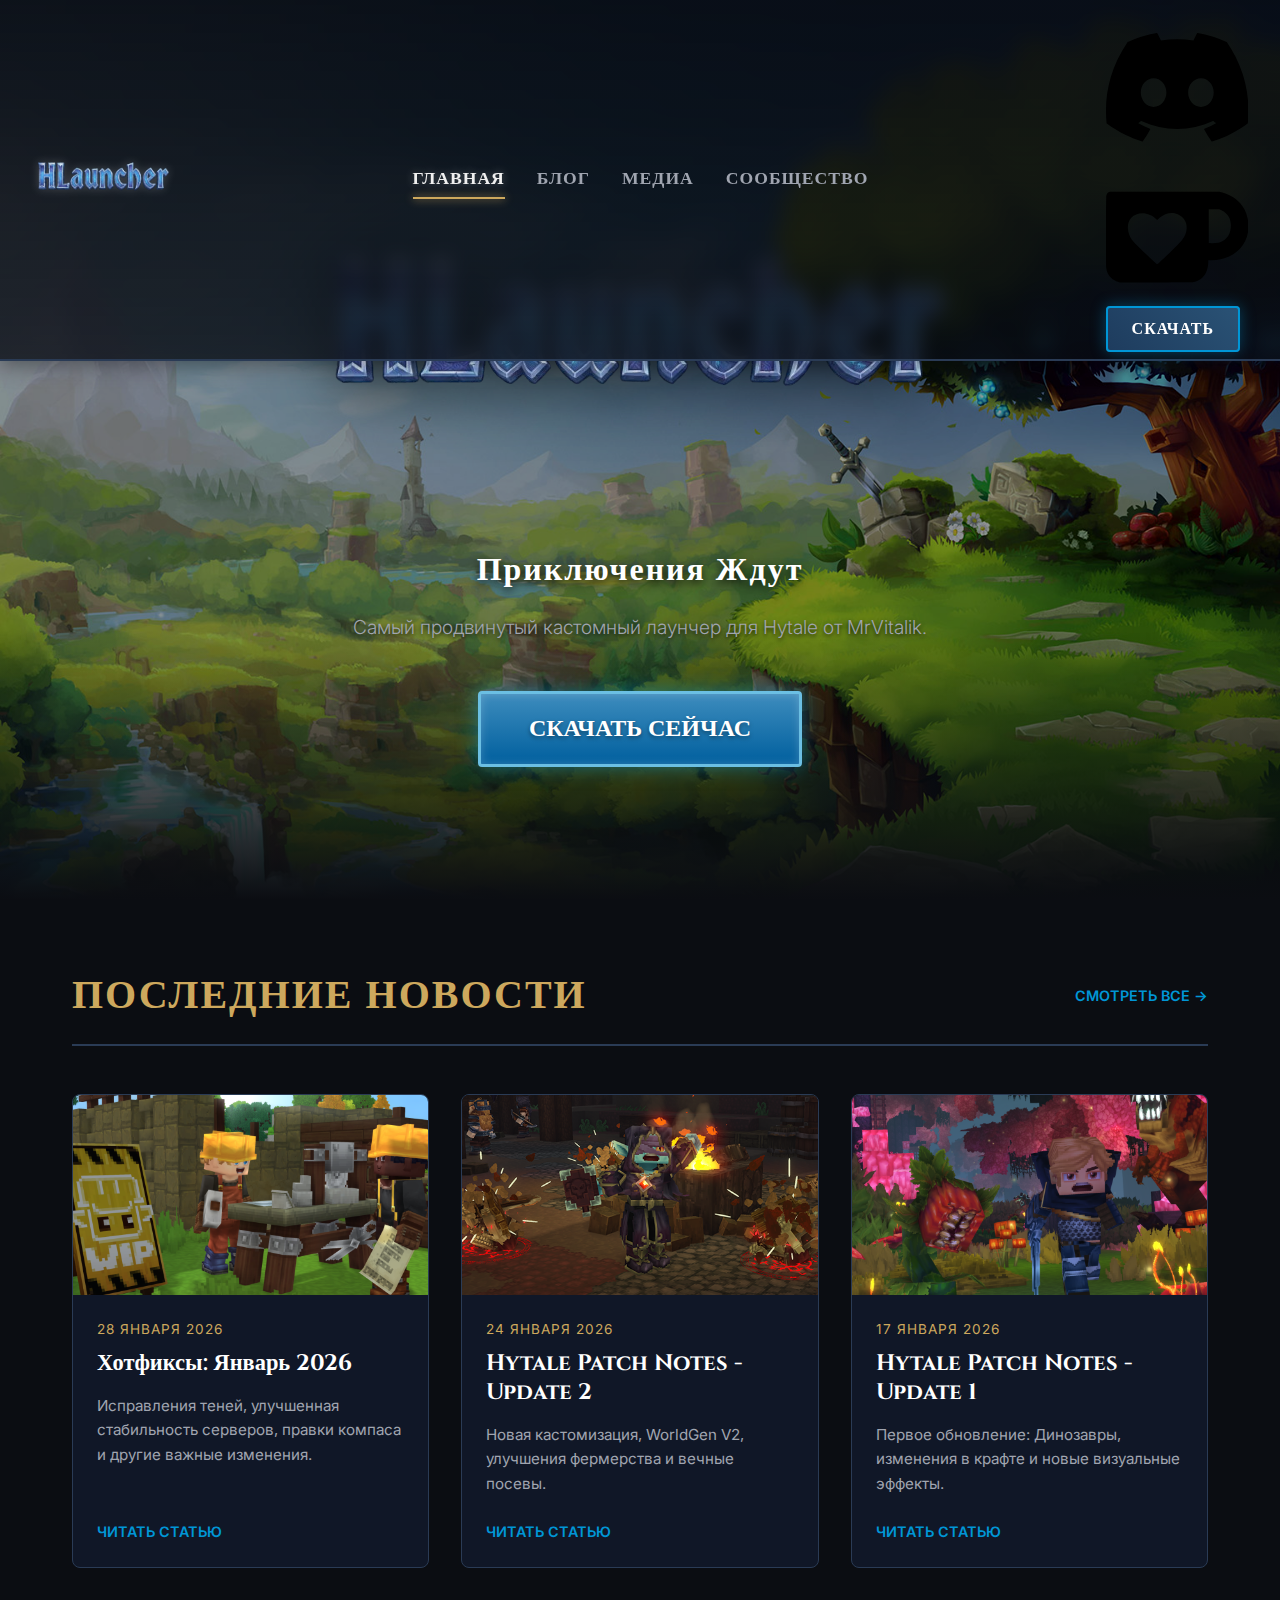
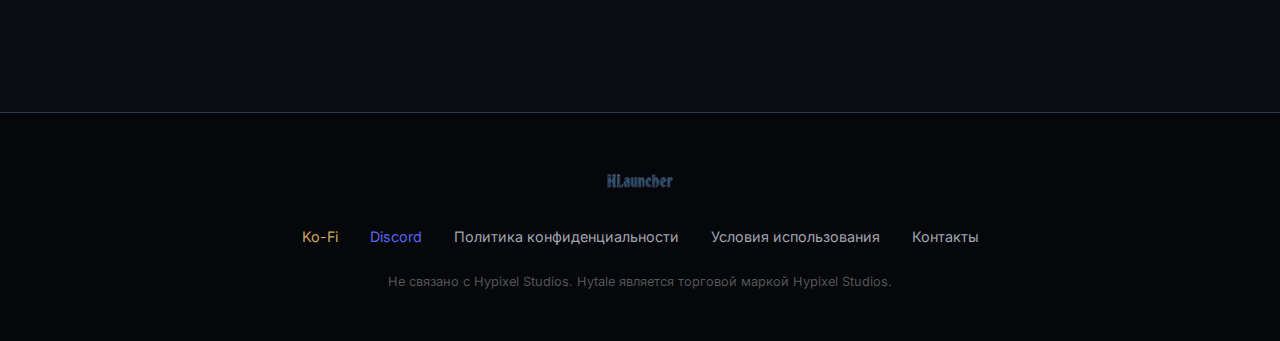
<file: index.html>
<!DOCTYPE html>
<html lang="ru">

<head>
    <meta charset="UTF-8">
    <meta name="viewport" content="width=device-width, initial-scale=1.0">
    <title>HLauncher - Лучший Лаунчер для Hytale</title>
    <link rel="stylesheet" href="style.css">
    <link rel="icon" href="favicon.ico" type="image/x-icon">
</head>

<body>

    <!-- Navigation -->
    <nav class="navbar">
        <div class="logo-container">
            <a href="index.html">
                <img src="logo.png" alt="Логотип HLauncher" class="logo-img">
            </a>
        </div>
        <ul class="nav-links">
            <li><a href="index.html" class="nav-link active">Главная</a></li>
            <li><a href="blog.html" class="nav-link">Блог</a></li>
            <li><a href="media.html" class="nav-link">Медиа</a></li>
            <li><a href="community.html" class="nav-link">Сообщество</a></li>
        </ul>
        <div class="nav-actions">
            <a href="https://discord.gg/BG65zcydgT" target="_blank" class="nav-social-link discord"
                title="Join our Discord">
                <svg viewBox="0 0 24 24" xmlns="http://www.w3.org/2000/svg">
                    <path
                        d="M20.317 4.3698a19.7913 19.7913 0 00-4.8851-1.5152.0741.0741 0 00-.0785.0371c-.211.3753-.4447.8648-.6083 1.2495-1.8447-.2762-3.68-.2762-5.4868 0-.1636-.3933-.4058-.8742-.6177-1.2495a.077.077 0 00-.0785-.037 19.7363 19.7363 0 00-4.8852 1.515.0699.0699 0 00-.0321.0277C.5334 9.0458-.319 13.5799.0992 18.0578a.0824.0824 0 00.0312.0561c2.0528 1.5076 4.0413 2.4228 5.9929 3.0294a.0777.0777 0 00.0842-.0276c.4616-.6304.8731-1.2952 1.226-1.9942a.076.076 0 00-.0416-.1057c-.6528-.2476-1.2743-.5495-1.8722-.8923a.077.077 0 01-.0076-.1277c.1258-.0943.2517-.1923.3718-.2914a.0743.0743 0 01.0776-.0105c3.9278 1.7933 8.18 1.7933 12.0614 0a.0739.0739 0 01.0785.0095c.1202.099.246.1981.3728.2924a.077.077 0 01-.0066.1276 12.2986 12.2986 0 01-1.873.8914.0766.0766 0 00-.0407.1067c.3604.698.7719 1.3628 1.225 1.9932a.076.076 0 00.0842.0286c1.961-.6067 3.9495-1.5219 6.0023-3.0294a.077.077 0 00.0313-.0552c.5004-5.177-.8382-9.6739-3.5485-13.6604a.061.061 0 00-.0312-.0286zM8.02 15.3312c-1.1825 0-2.1569-1.0857-2.1569-2.419 0-1.3332.9555-2.4189 2.157-2.4189 1.2108 0 2.1757 1.0952 2.1568 2.419 0 1.3332-.946 2.419-2.1568 2.419zm7.9748 0c-1.1825 0-2.1569-1.0857-2.1569-2.419 0-1.3332.9554-2.4189 2.1569-2.4189 1.2108 0 2.1757 1.0952 2.1568 2.419 0 1.3332-.946 2.419-2.1568 2.419z" />
                </svg>
            </a>
            <a href="https://ko-fi.com/hlauncher" target="_blank" class="nav-social-link kofi"
                title="Support us on Ko-Fi">
                <svg viewBox="0 0 24 24" xmlns="http://www.w3.org/2000/svg">
                    <path
                        d="M23.881 8.948c-.773-4.085-4.859-4.593-4.859-4.593H.723c-.604 0-.679.798-.679.798s-.082 7.324-.022 11.822c.164 2.424 2.586 2.672 2.586 2.672s8.267-.023 11.966-.049c2.438-.426 2.683-2.566 2.658-3.734 4.352.24 7.422-2.831 6.649-6.916zm-11.062 3.511c-1.246 1.453-4.011 3.976-4.011 3.976s-.121.119-.31.023c-.076-.057-.108-.09-.108-.09-.443-.441-3.368-3.049-4.034-3.954-.709-.965-1.041-2.7-.091-3.71.951-1.01 3.005-1.086 4.363.407 0 0 1.565-1.782 3.468-.963 1.904.82 1.832 3.011.723 4.311zm6.173.478c-.928.116-1.682.028-1.682.028V7.284h1.77s1.971.551 1.971 2.638c0 1.913-.985 2.667-2.059 3.015z" />
                </svg>
            </a>
            <a href="download.html" class="btn-cta-nav">Скачать</a>
        </div>
    </nav>

    <!-- Hero Section -->
    <header class="hero">
        <img src="background.png" alt="Фэнтези Пейзаж" class="hero-bg">
        <div class="hero-overlay"></div>

        <div class="hero-content">
            <img src="logo.png" alt="HLauncher" class="main-logo">
            <h1 class="hero-tagline">Приключения Ждут</h1>
            <p class="hero-sub">Самый продвинутый кастомный лаунчер для Hytale от MrVitalik.</p>
            <a href="download.html" class="btn-large">Скачать Сейчас</a>
        </div>
    </header>

    <!-- Latest News Section -->
    <section class="section">
        <div class="section-header">
            <h2 class="section-title">Последние Новости</h2>
            <a href="blog.html" class="read-more">Смотреть все &rarr;</a>
        </div>

        <div class="news-grid">
            <!-- News Item 1 -->
            <article class="post-card">
                <div class="card-img-container">
                    <img src="news/hotfix_jan_2026.png" alt="Hotfixes" class="card-img">
                </div>
                <div class="card-content">
                    <div class="card-meta">28 Января 2026</div>
                    <h3 class="card-title">Хотфиксы: Январь 2026</h3>
                    <p class="card-excerpt">Исправления теней, улучшенная стабильность серверов, правки компаса и другие
                        важные изменения.</p>
                    <a href="news/post-1.html" class="read-more">Читать статью</a>
                </div>
            </article>

            <!-- News Item 2 -->
            <article class="post-card">
                <div class="card-img-container">
                    <img src="news/patch_update_2.png" alt="Update 2" class="card-img">
                </div>
                <div class="card-content">
                    <div class="card-meta">24 Января 2026</div>
                    <h3 class="card-title">Hytale Patch Notes - Update 2</h3>
                    <p class="card-excerpt">Новая кастомизация, WorldGen V2, улучшения фермерства и вечные посевы.</p>
                    <a href="news/post-2.html" class="read-more">Читать статью</a>
                </div>
            </article>

            <!-- News Item 3 -->
            <article class="post-card">
                <div class="card-img-container">
                    <img src="news/patch_update_1.png" alt="Update 1" class="card-img">
                </div>
                <div class="card-content">
                    <div class="card-meta">17 Января 2026</div>
                    <h3 class="card-title">Hytale Patch Notes - Update 1</h3>
                    <p class="card-excerpt">Первое обновление: Динозавры, изменения в крафте и новые визуальные эффекты.
                    </p>
                    <a href="news/post-3.html" class="read-more">Читать статью</a>
                </div>
            </article>
        </div>
    </section>

    <!-- Footer -->
    <footer>
        <div class="footer-content">
            <img src="logo.png" alt="HLauncher" class="footer-logo">
            <div class="footer-links">
                <a href="https://ko-fi.com/hlauncher" target="_blank" style="color:var(--color-accent-gold);">Ko-Fi</a>
                <a href="https://discord.gg/BG65zcydgT" target="_blank" style="color:#5865F2;">Discord</a>
                <a href="#">Политика конфиденциальности</a>
                <a href="#">Условия использования</a>
                <a href="#">Контакты</a>
            </div>
            <p style="color: #555; font-size: 0.8rem;">Не связано с Hypixel Studios. Hytale является торговой маркой
                Hypixel Studios.</p>
        </div>
    </footer>

    <script src="script.js"></script>
</body>

</html>
</file>
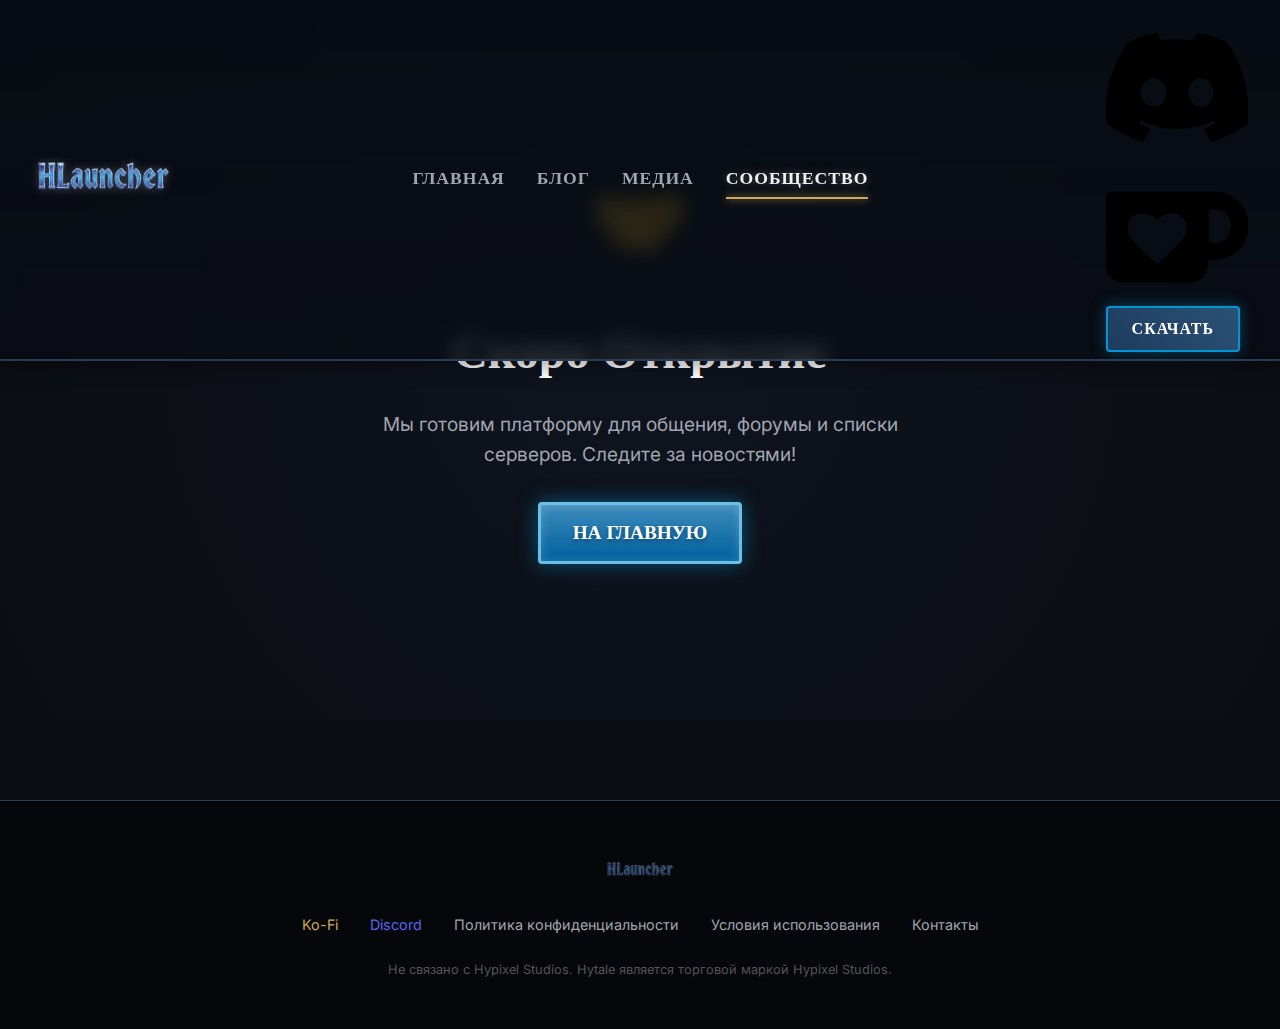
<file: community.html>
<!DOCTYPE html>
<html lang="ru">

<head>
    <meta charset="UTF-8">
    <meta name="viewport" content="width=device-width, initial-scale=1.0">
    <title>Сообщество - HLauncher</title>
    <link rel="stylesheet" href="style.css">
    <style>
        .placeholder-container {
            height: 80vh;
            display: flex;
            flex-direction: column;
            justify-content: center;
            align-items: center;
            text-align: center;
            padding: 2rem;
            background: radial-gradient(circle at center, rgba(18, 26, 43, 0.5), transparent);
        }

        .placeholder-icon {
            font-size: 5rem;
            margin-bottom: 2rem;
            color: var(--color-accent-blue);
            animation: bounce 2s infinite;
        }

        .placeholder-title {
            font-family: var(--font-heading);
            font-size: 3rem;
            margin-bottom: 1rem;
            color: white;
        }

        .placeholder-text {
            font-size: 1.2rem;
            color: var(--color-text-muted);
            max-width: 600px;
        }

        @keyframes bounce {

            0%,
            20%,
            50%,
            80%,
            100% {
                transform: translateY(0);
            }

            40% {
                transform: translateY(-20px);
            }

            60% {
                transform: translateY(-10px);
            }
        }
    </style>
</head>

<body>

    <nav class="navbar">
        <div class="logo-container">
            <a href="index.html">
                <img src="logo.png" alt="Логотип HLauncher" class="logo-img">
            </a>
        </div>
        <ul class="nav-links">
            <li><a href="index.html" class="nav-link">Главная</a></li>
            <li><a href="blog.html" class="nav-link">Блог</a></li>
            <li><a href="media.html" class="nav-link">Медиа</a></li>
            <li><a href="community.html" class="nav-link active">Сообщество</a></li>
        </ul>
        <div class="nav-actions">
            <a href="https://discord.gg/BG65zcydgT" target="_blank" class="nav-social-link discord"
                title="Join our Discord">
                <svg viewBox="0 0 24 24" xmlns="http://www.w3.org/2000/svg">
                    <path
                        d="M20.317 4.3698a19.7913 19.7913 0 00-4.8851-1.5152.0741.0741 0 00-.0785.0371c-.211.3753-.4447.8648-.6083 1.2495-1.8447-.2762-3.68-.2762-5.4868 0-.1636-.3933-.4058-.8742-.6177-1.2495a.077.077 0 00-.0785-.037 19.7363 19.7363 0 00-4.8852 1.515.0699.0699 0 00-.0321.0277C.5334 9.0458-.319 13.5799.0992 18.0578a.0824.0824 0 00.0312.0561c2.0528 1.5076 4.0413 2.4228 5.9929 3.0294a.0777.0777 0 00.0842-.0276c.4616-.6304.8731-1.2952 1.226-1.9942a.076.076 0 00-.0416-.1057c-.6528-.2476-1.2743-.5495-1.8722-.8923a.077.077 0 01-.0076-.1277c.1258-.0943.2517-.1923.3718-.2914a.0743.0743 0 01.0776-.0105c3.9278 1.7933 8.18 1.7933 12.0614 0a.0739.0739 0 01.0785.0095c.1202.099.246.1981.3728.2924a.077.077 0 01-.0066.1276 12.2986 12.2986 0 01-1.873.8914.0766.0766 0 00-.0407.1067c.3604.698.7719 1.3628 1.225 1.9932a.076.076 0 00.0842.0286c1.961-.6067 3.9495-1.5219 6.0023-3.0294a.077.077 0 00.0313-.0552c.5004-5.177-.8382-9.6739-3.5485-13.6604a.061.061 0 00-.0312-.0286zM8.02 15.3312c-1.1825 0-2.1569-1.0857-2.1569-2.419 0-1.3332.9555-2.4189 2.157-2.4189 1.2108 0 2.1757 1.0952 2.1568 2.419 0 1.3332-.946 2.419-2.1568 2.419zm7.9748 0c-1.1825 0-2.1569-1.0857-2.1569-2.419 0-1.3332.9554-2.4189 2.1569-2.4189 1.2108 0 2.1757 1.0952 2.1568 2.419 0 1.3332-.946 2.419-2.1568 2.419z" />
                </svg>
            </a>
            <a href="https://ko-fi.com/hlauncher" target="_blank" class="nav-social-link kofi"
                title="Support us on Ko-Fi">
                <svg viewBox="0 0 24 24" xmlns="http://www.w3.org/2000/svg">
                    <path
                        d="M23.881 8.948c-.773-4.085-4.859-4.593-4.859-4.593H.723c-.604 0-.679.798-.679.798s-.082 7.324-.022 11.822c.164 2.424 2.586 2.672 2.586 2.672s8.267-.023 11.966-.049c2.438-.426 2.683-2.566 2.658-3.734 4.352.24 7.422-2.831 6.649-6.916zm-11.062 3.511c-1.246 1.453-4.011 3.976-4.011 3.976s-.121.119-.31.023c-.076-.057-.108-.09-.108-.09-.443-.441-3.368-3.049-4.034-3.954-.709-.965-1.041-2.7-.091-3.71.951-1.01 3.005-1.086 4.363.407 0 0 1.565-1.782 3.468-.963 1.904.82 1.832 3.011.723 4.311zm6.173.478c-.928.116-1.682.028-1.682.028V7.284h1.77s1.971.551 1.971 2.638c0 1.913-.985 2.667-2.059 3.015z" />
                </svg>
            </a>
            <a href="download.html" class="btn-cta-nav">Скачать</a>
        </div>
    </nav>

    <div class="placeholder-container">
        <div class="placeholder-icon">🤝</div>
        <h1 class="placeholder-title">Скоро Открытие</h1>
        <p class="placeholder-text">Мы готовим платформу для общения, форумы и списки серверов. Следите за новостями!
        </p>
        <a href="index.html" class="btn-large" style="margin-top: 2rem; font-size: 1.2rem; padding: 0.8rem 2rem;">На
            главную</a>
    </div>

    <footer>
        <div class="footer-content">
            <img src="logo.png" alt="HLauncher" class="footer-logo">
            <div class="footer-links">
                <a href="https://ko-fi.com/hlauncher" target="_blank" style="color:var(--color-accent-gold);">Ko-Fi</a>
                <a href="https://discord.gg/BG65zcydgT" target="_blank" style="color:#5865F2;">Discord</a>
                <a href="#">Политика конфиденциальности</a>
                <a href="#">Условия использования</a>
                <a href="#">Контакты</a>
            </div>
            <p style="color: #555; font-size: 0.8rem;">Не связано с Hypixel Studios. Hytale является торговой маркой
                Hypixel Studios.</p>
        </div>
    </footer>

    <script src="script.js"></script>
</body>

</html>
</file>
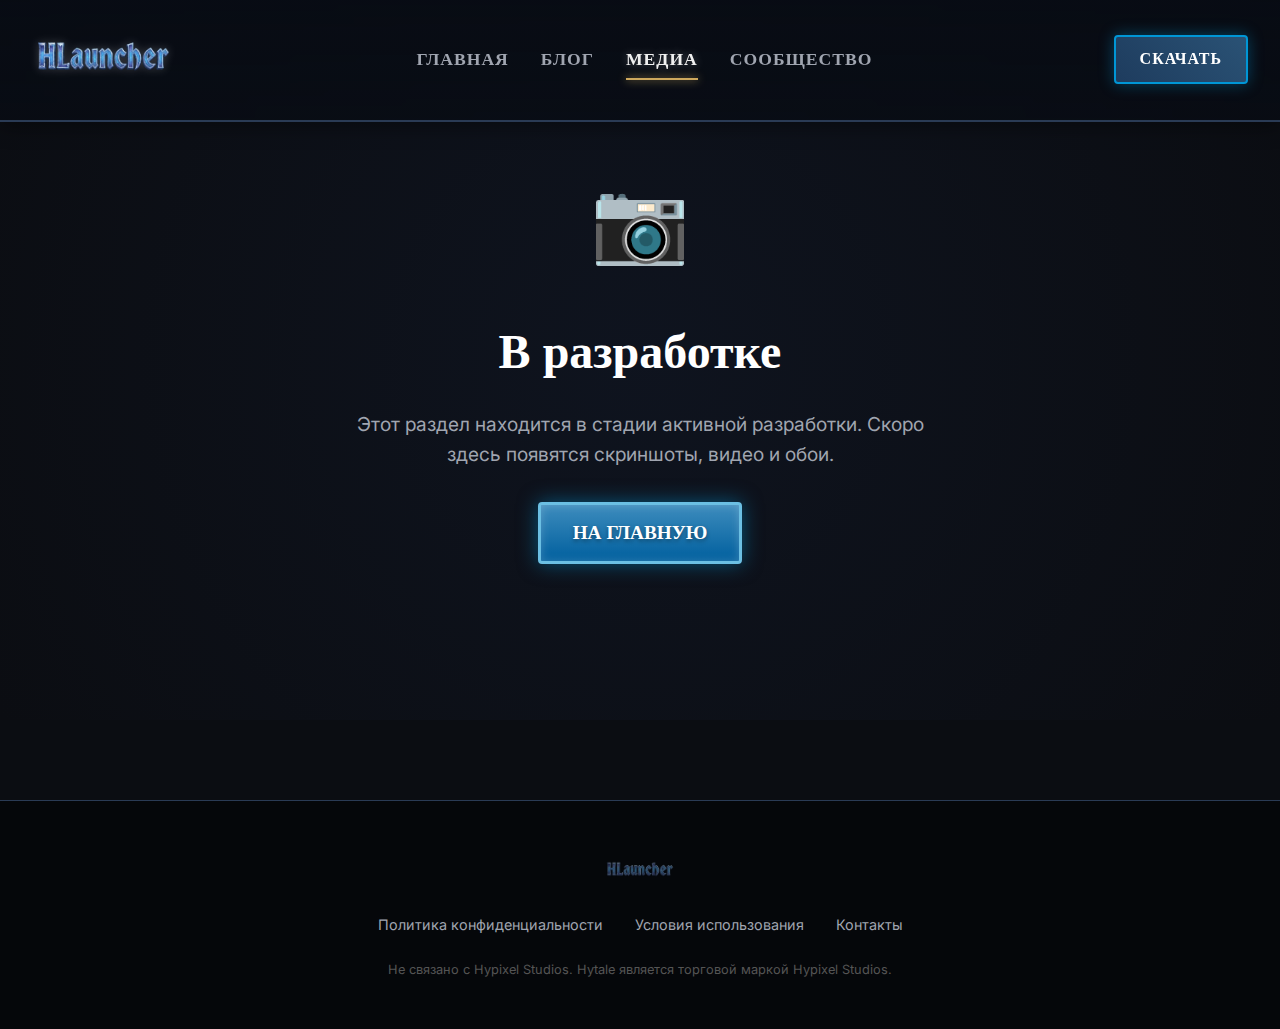
<file: media.html>
<!DOCTYPE html>
<html lang="ru">

<head>
    <meta charset="UTF-8">
    <meta name="viewport" content="width=device-width, initial-scale=1.0">
    <title>Медиа - HLauncher</title>
    <link rel="stylesheet" href="style.css">
    <style>
        .placeholder-container {
            height: 80vh;
            display: flex;
            flex-direction: column;
            justify-content: center;
            align-items: center;
            text-align: center;
            padding: 2rem;
            background: radial-gradient(circle at center, rgba(18, 26, 43, 0.5), transparent);
        }

        .placeholder-icon {
            font-size: 5rem;
            margin-bottom: 2rem;
            color: var(--color-accent-gold);
            animation: pulse 2s infinite;
        }

        .placeholder-title {
            font-family: var(--font-heading);
            font-size: 3rem;
            margin-bottom: 1rem;
            color: white;
        }

        .placeholder-text {
            font-size: 1.2rem;
            color: var(--color-text-muted);
            max-width: 600px;
        }

        @keyframes pulse {
            0% {
                transform: scale(1);
                opacity: 1;
            }

            50% {
                transform: scale(1.1);
                opacity: 0.7;
            }

            100% {
                transform: scale(1);
                opacity: 1;
            }
        }
    </style>
</head>

<body>

    <nav class="navbar">
        <div class="logo-container">
            <a href="index.html">
                <img src="logo.png" alt="Логотип HLauncher" class="logo-img">
            </a>
        </div>
        <ul class="nav-links">
            <li><a href="index.html" class="nav-link">Главная</a></li>
            <li><a href="blog.html" class="nav-link">Блог</a></li>
            <li><a href="media.html" class="nav-link active">Медиа</a></li>
            <li><a href="community.html" class="nav-link">Сообщество</a></li>
        </ul>
        <a href="download.html" class="btn-cta-nav">Скачать</a>
    </nav>

    <div class="placeholder-container">
        <div class="placeholder-icon">📷</div>
        <h1 class="placeholder-title">В разработке</h1>
        <p class="placeholder-text">Этот раздел находится в стадии активной разработки. Скоро здесь появятся скриншоты,
            видео и обои.</p>
        <a href="index.html" class="btn-large" style="margin-top: 2rem; font-size: 1.2rem; padding: 0.8rem 2rem;">На
            главную</a>
    </div>

    <footer>
        <div class="footer-content">
            <img src="logo.png" alt="HLauncher" class="footer-logo">
            <div class="footer-links">
                <a href="#">Политика конфиденциальности</a>
                <a href="#">Условия использования</a>
                <a href="#">Контакты</a>
            </div>
            <p style="color: #555; font-size: 0.8rem;">Не связано с Hypixel Studios. Hytale является торговой маркой
                Hypixel Studios.</p>
        </div>
    </footer>

    <script src="script.js"></script>
</body>

</html>
</file>
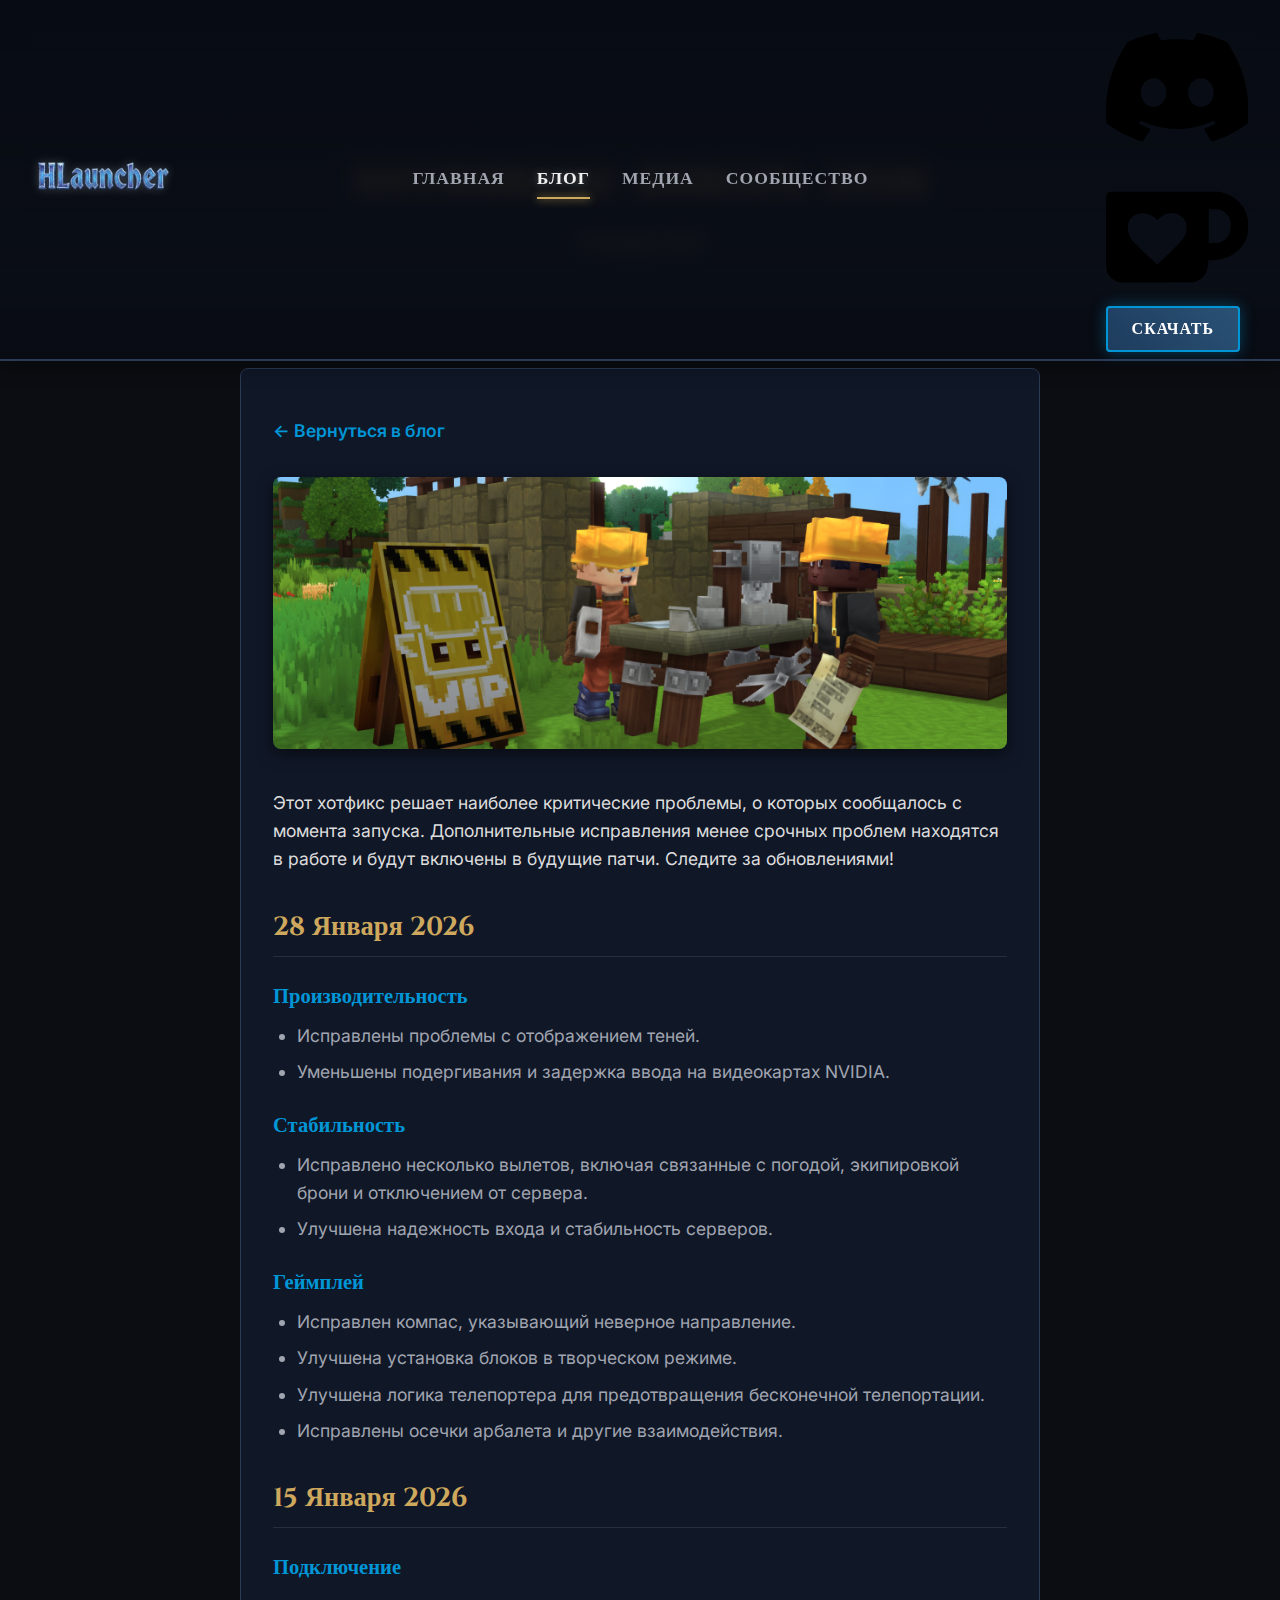
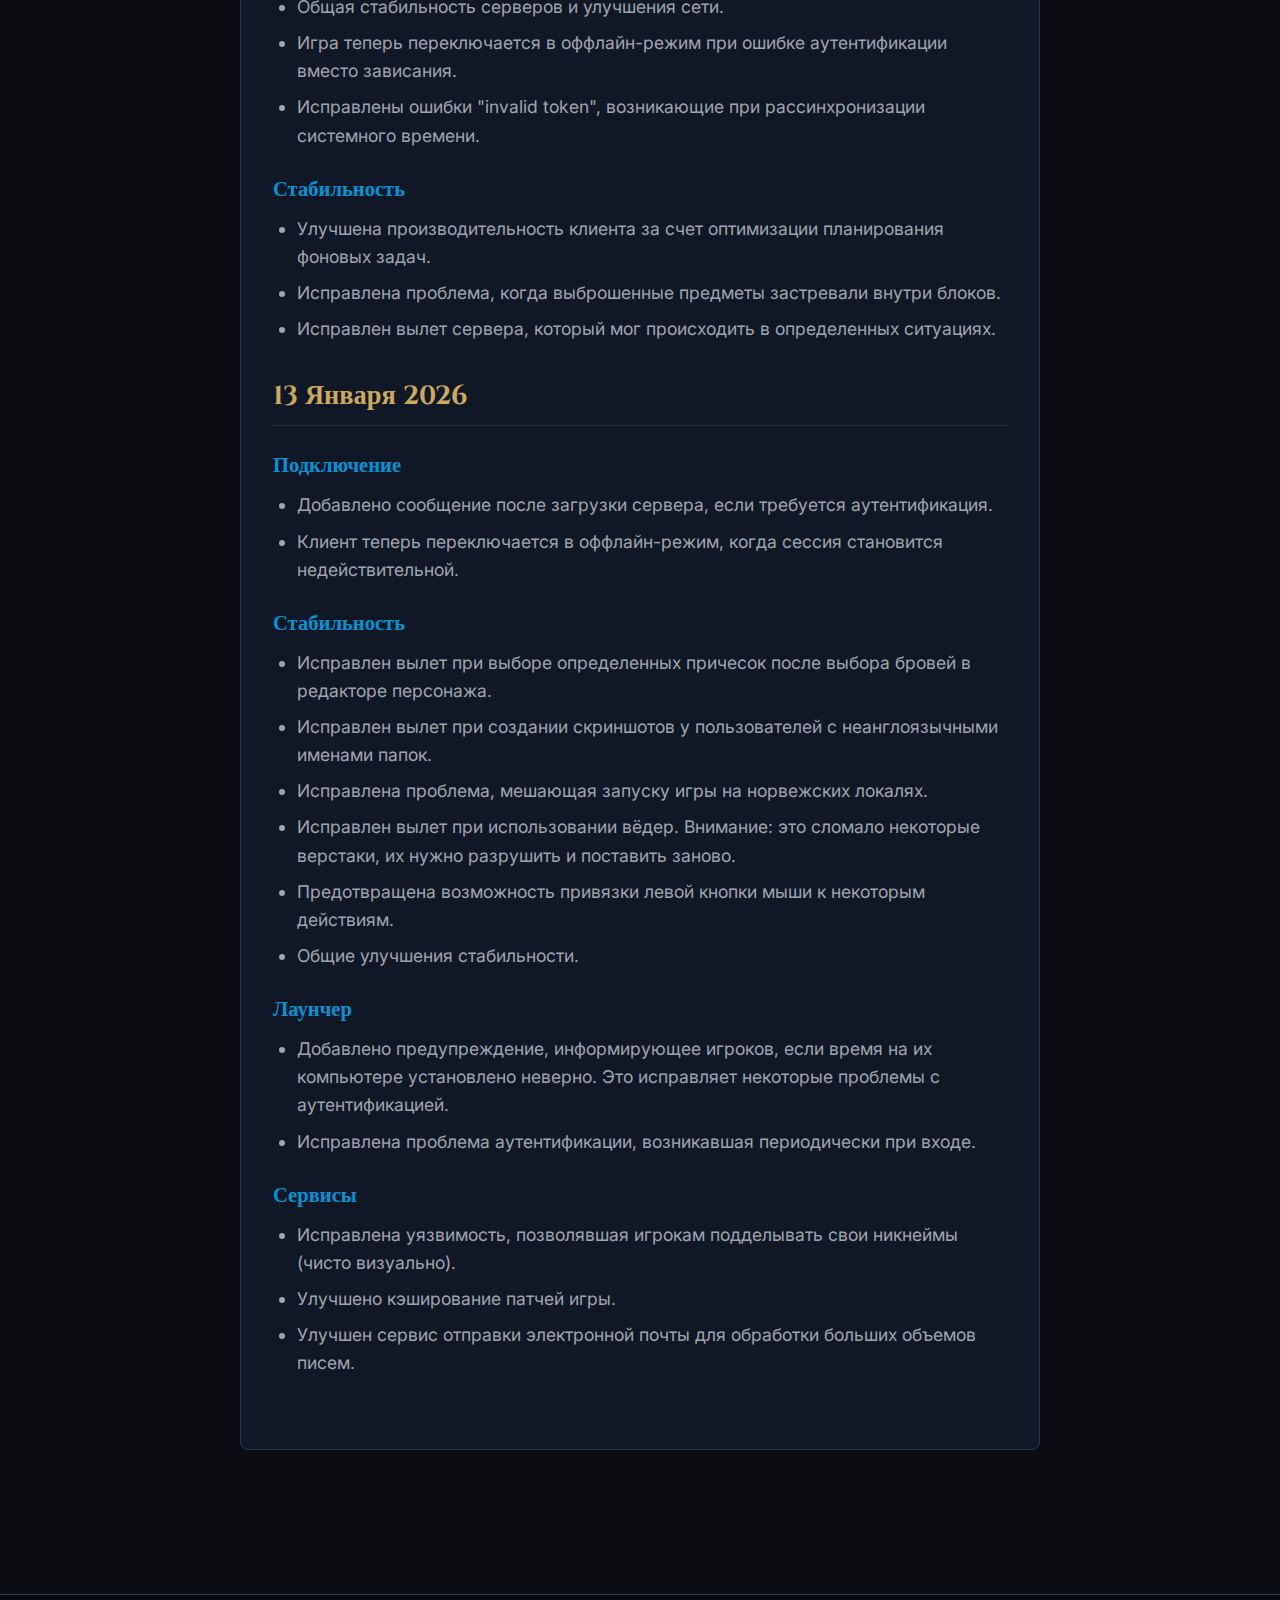
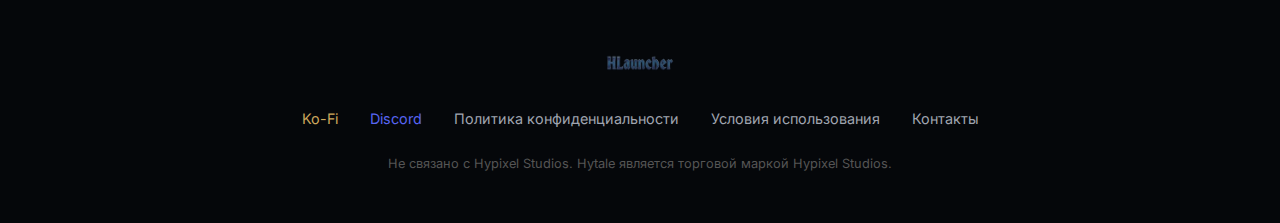
<file: news/post-1.html>
<!DOCTYPE html>
<html lang="ru">

<head>
    <meta charset="UTF-8">
    <meta name="viewport" content="width=device-width, initial-scale=1.0">
    <title>Хотфиксы: Январь 2026 - HLauncher</title>
    <link rel="stylesheet" href="../style.css">
    <style>
        .post-header {
            padding-top: 150px;
            text-align: center;
            background: linear-gradient(to bottom, #0b0d12, #151921);
            padding-bottom: 3rem;
        }

        .post-content {
            max-width: 800px;
            margin: 0 auto;
            padding: 3rem 2rem;
            background: var(--color-bg-panel);
            border-radius: 8px;
            border: 1px solid var(--color-border);
            font-size: 1.1rem;
            color: #ddd;
        }

        .post-content h2 {
            color: var(--color-accent-gold);
            margin-top: 2rem;
            margin-bottom: 1rem;
            font-family: var(--font-heading);
            border-bottom: 1px solid rgba(255, 255, 255, 0.1);
            padding-bottom: 0.5rem;
        }

        .post-content h3 {
            color: var(--color-accent-blue);
            margin-top: 1.5rem;
            margin-bottom: 0.5rem;
            font-family: var(--font-heading);
        }

        .post-content p {
            margin-bottom: 1rem;
        }

        .post-content ul {
            list-style-type: disc;
            margin-left: 1.5rem;
            margin-bottom: 1.5rem;
            color: var(--color-text-muted);
        }

        .post-content li {
            margin-bottom: 0.5rem;
        }

        .back-link {
            display: inline-block;
            margin-bottom: 2rem;
            color: var(--color-accent-blue);
            font-weight: 600;
        }

        .back-link:hover {
            text-decoration: underline;
        }

        .post-image {
            width: 100%;
            border-radius: 8px;
            margin-bottom: 2rem;
            box-shadow: 0 5px 15px rgba(0, 0, 0, 0.5);
        }
    </style>
</head>

<body>

    <nav class="navbar">
        <div class="logo-container">
            <a href="../index.html">
                <img src="../logo.png" alt="Логотип HLauncher" class="logo-img">
            </a>
        </div>
        <ul class="nav-links">
            <li><a href="../index.html" class="nav-link">Главная</a></li>
            <li><a href="../blog.html" class="nav-link active">Блог</a></li>
            <li><a href="../media.html" class="nav-link">Медиа</a></li>
            <li><a href="../community.html" class="nav-link">Сообщество</a></li>
        </ul>
        <div class="nav-actions">
            <a href="https://discord.gg/BG65zcydgT" target="_blank" class="nav-social-link discord"
                title="Join our Discord">
                <svg viewBox="0 0 24 24" xmlns="http://www.w3.org/2000/svg">
                    <path
                        d="M20.317 4.3698a19.7913 19.7913 0 00-4.8851-1.5152.0741.0741 0 00-.0785.0371c-.211.3753-.4447.8648-.6083 1.2495-1.8447-.2762-3.68-.2762-5.4868 0-.1636-.3933-.4058-.8742-.6177-1.2495a.077.077 0 00-.0785-.037 19.7363 19.7363 0 00-4.8852 1.515.0699.0699 0 00-.0321.0277C.5334 9.0458-.319 13.5799.0992 18.0578a.0824.0824 0 00.0312.0561c2.0528 1.5076 4.0413 2.4228 5.9929 3.0294a.0777.0777 0 00.0842-.0276c.4616-.6304.8731-1.2952 1.226-1.9942a.076.076 0 00-.0416-.1057c-.6528-.2476-1.2743-.5495-1.8722-.8923a.077.077 0 01-.0076-.1277c.1258-.0943.2517-.1923.3718-.2914a.0743.0743 0 01.0776-.0105c3.9278 1.7933 8.18 1.7933 12.0614 0a.0739.0739 0 01.0785.0095c.1202.099.246.1981.3728.2924a.077.077 0 01-.0066.1276 12.2986 12.2986 0 01-1.873.8914.0766.0766 0 00-.0407.1067c.3604.698.7719 1.3628 1.225 1.9932a.076.076 0 00.0842.0286c1.961-.6067 3.9495-1.5219 6.0023-3.0294a.077.077 0 00.0313-.0552c.5004-5.177-.8382-9.6739-3.5485-13.6604a.061.061 0 00-.0312-.0286zM8.02 15.3312c-1.1825 0-2.1569-1.0857-2.1569-2.419 0-1.3332.9555-2.4189 2.157-2.4189 1.2108 0 2.1757 1.0952 2.1568 2.419 0 1.3332-.946 2.419-2.1568 2.419zm7.9748 0c-1.1825 0-2.1569-1.0857-2.1569-2.419 0-1.3332.9554-2.4189 2.1569-2.4189 1.2108 0 2.1757 1.0952 2.1568 2.419 0 1.3332-.946 2.419-2.1568 2.419z" />
                </svg>
            </a>
            <a href="https://ko-fi.com/hlauncher" target="_blank" class="nav-social-link kofi"
                title="Support us on Ko-Fi">
                <svg viewBox="0 0 24 24" xmlns="http://www.w3.org/2000/svg">
                    <path
                        d="M23.881 8.948c-.773-4.085-4.859-4.593-4.859-4.593H.723c-.604 0-.679.798-.679.798s-.082 7.324-.022 11.822c.164 2.424 2.586 2.672 2.586 2.672s8.267-.023 11.966-.049c2.438-.426 2.683-2.566 2.658-3.734 4.352.24 7.422-2.831 6.649-6.916zm-11.062 3.511c-1.246 1.453-4.011 3.976-4.011 3.976s-.121.119-.31.023c-.076-.057-.108-.09-.108-.09-.443-.441-3.368-3.049-4.034-3.954-.709-.965-1.041-2.7-.091-3.71.951-1.01 3.005-1.086 4.363.407 0 0 1.565-1.782 3.468-.963 1.904.82 1.832 3.011.723 4.311zm6.173.478c-.928.116-1.682.028-1.682.028V7.284h1.77s1.971.551 1.971 2.638c0 1.913-.985 2.667-2.059 3.015z" />
                </svg>
            </a>
            <a href="../download.html" class="btn-cta-nav">Скачать</a>
        </div>
    </nav>

    <header class="post-header">
        <h1 class="section-title">Хотфиксы: Январь 2026</h1>
        <p style="color: var(--color-accent-gold); margin-top: 1rem;">28 Января 2026</p>
    </header>

    <div class="section">
        <div class="post-content">
            <a href="../blog.html" class="back-link">&larr; Вернуться в блог</a>

            <img src="hotfix_jan_2026.png" alt="Hytale Январь 2026" class="post-image">

            <p>Этот хотфикс решает наиболее критические проблемы, о которых сообщалось с момента запуска. Дополнительные
                исправления менее срочных проблем находятся в работе и будут включены в будущие патчи. Следите за
                обновлениями!</p>

            <h2>28 Января 2026</h2>

            <h3>Производительность</h3>
            <ul>
                <li>Исправлены проблемы с отображением теней.</li>
                <li>Уменьшены подергивания и задержка ввода на видеокартах NVIDIA.</li>
            </ul>

            <h3>Стабильность</h3>
            <ul>
                <li>Исправлено несколько вылетов, включая связанные с погодой, экипировкой брони и отключением от
                    сервера.</li>
                <li>Улучшена надежность входа и стабильность серверов.</li>
            </ul>

            <h3>Геймплей</h3>
            <ul>
                <li>Исправлен компас, указывающий неверное направление.</li>
                <li>Улучшена установка блоков в творческом режиме.</li>
                <li>Улучшена логика телепортера для предотвращения бесконечной телепортации.</li>
                <li>Исправлены осечки арбалета и другие взаимодействия.</li>
            </ul>

            <h2>15 Января 2026</h2>

            <h3>Подключение</h3>
            <ul>
                <li>Общая стабильность серверов и улучшения сети.</li>
                <li>Игра теперь переключается в оффлайн-режим при ошибке аутентификации вместо зависания.</li>
                <li>Исправлены ошибки "invalid token", возникающие при рассинхронизации системного времени.</li>
            </ul>

            <h3>Стабильность</h3>
            <ul>
                <li>Улучшена производительность клиента за счет оптимизации планирования фоновых задач.</li>
                <li>Исправлена проблема, когда выброшенные предметы застревали внутри блоков.</li>
                <li>Исправлен вылет сервера, который мог происходить в определенных ситуациях.</li>
            </ul>

            <h2>13 Января 2026</h2>

            <h3>Подключение</h3>
            <ul>
                <li>Добавлено сообщение после загрузки сервера, если требуется аутентификация.</li>
                <li>Клиент теперь переключается в оффлайн-режим, когда сессия становится недействительной.</li>
            </ul>

            <h3>Стабильность</h3>
            <ul>
                <li>Исправлен вылет при выборе определенных причесок после выбора бровей в редакторе персонажа.</li>
                <li>Исправлен вылет при создании скриншотов у пользователей с неанглоязычными именами папок.</li>
                <li>Исправлена проблема, мешающая запуску игры на норвежских локалях.</li>
                <li>Исправлен вылет при использовании вёдер. Внимание: это сломало некоторые верстаки, их нужно
                    разрушить и поставить заново.</li>
                <li>Предотвращена возможность привязки левой кнопки мыши к некоторым действиям.</li>
                <li>Общие улучшения стабильности.</li>
            </ul>

            <h3>Лаунчер</h3>
            <ul>
                <li>Добавлено предупреждение, информирующее игроков, если время на их компьютере установлено неверно.
                    Это исправляет некоторые проблемы с аутентификацией.</li>
                <li>Исправлена проблема аутентификации, возникавшая периодически при входе.</li>
            </ul>

            <h3>Сервисы</h3>
            <ul>
                <li>Исправлена уязвимость, позволявшая игрокам подделывать свои никнеймы (чисто визуально).</li>
                <li>Улучшено кэширование патчей игры.</li>
                <li>Улучшен сервис отправки электронной почты для обработки больших объемов писем.</li>
            </ul>

        </div>
    </div>

    <footer>
        <div class="footer-content">
            <img src="../logo.png" alt="HLauncher" class="footer-logo">
            <div class="footer-links">
                <a href="https://ko-fi.com/hlauncher" target="_blank" style="color:var(--color-accent-gold);">Ko-Fi</a>
                <a href="https://discord.gg/BG65zcydgT" target="_blank" style="color:#5865F2;">Discord</a>
                <a href="#">Политика конфиденциальности</a>
                <a href="#">Условия использования</a>
                <a href="#">Контакты</a>
            </div>
            <p style="color: #555; font-size: 0.8rem;">Не связано с Hypixel Studios. Hytale является торговой маркой
                Hypixel Studios.</p>
        </div>
    </footer>

    <script src="../script.js"></script>
</body>

</html>
</file>
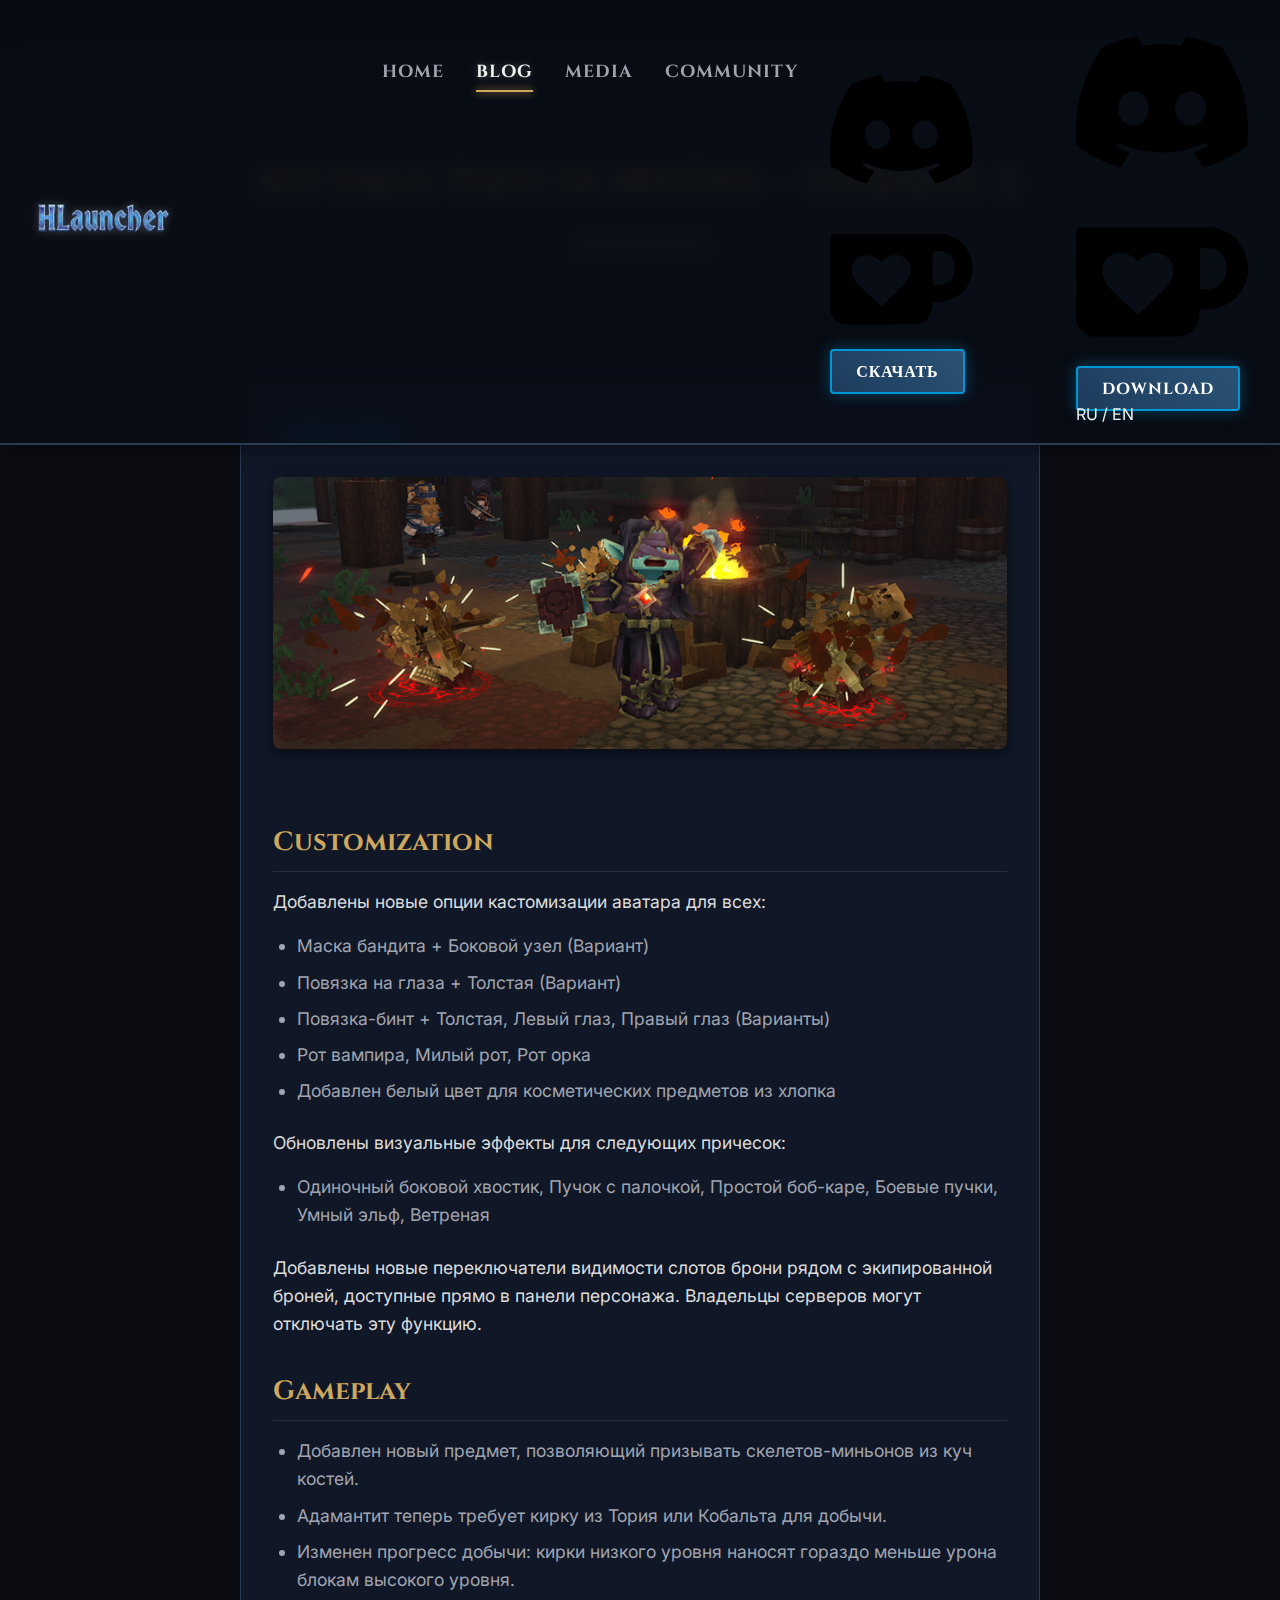
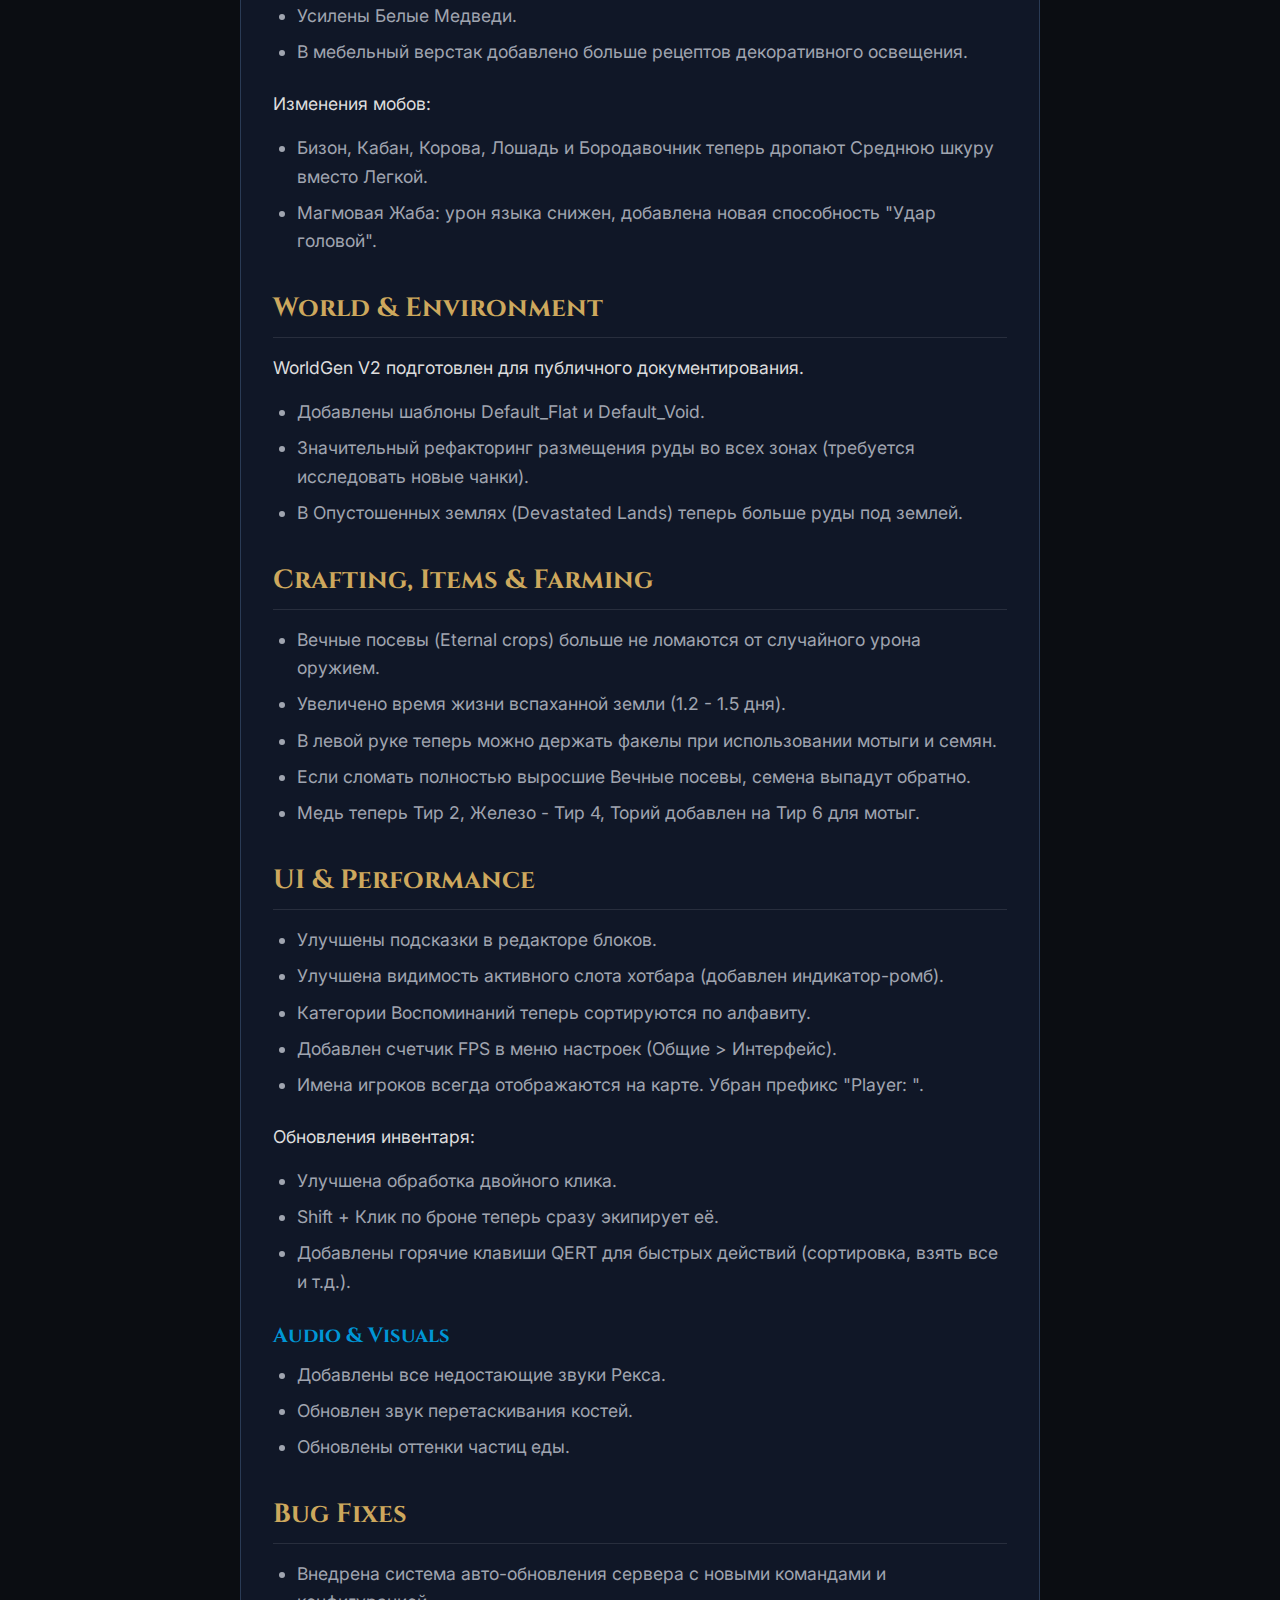
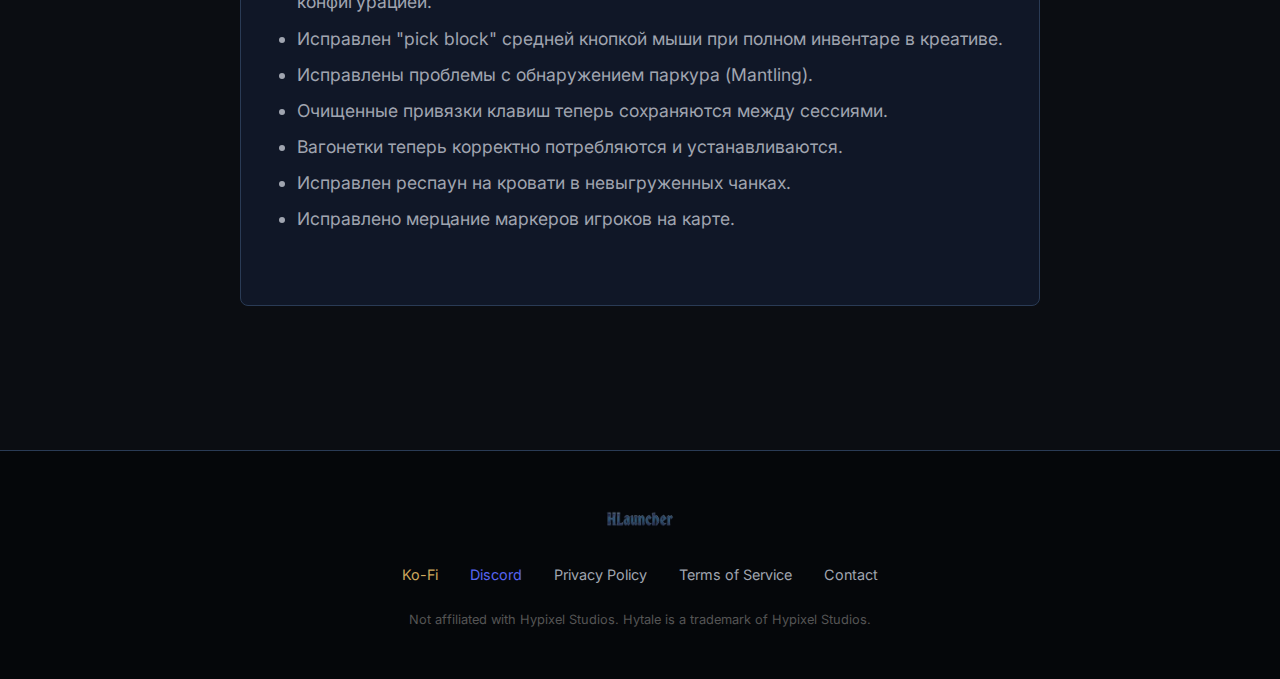
<file: news/post-2.html>
<!DOCTYPE html>
<html lang="ru">

<head>
    <meta charset="UTF-8">
    <meta name="viewport" content="width=device-width, initial-scale=1.0">
    <title>Патчноуты Hytale - Update 2 (Январь 2026)</title>
    <link rel="stylesheet" href="../style.css">
    <style>
        .post-header {
            padding-top: 150px;
            text-align: center;
            background: linear-gradient(to bottom, #0b0d12, #151921);
            padding-bottom: 3rem;
        }

        .post-content {
            max-width: 800px;
            margin: 0 auto;
            padding: 3rem 2rem;
            background: var(--color-bg-panel);
            border-radius: 8px;
            border: 1px solid var(--color-border);
            font-size: 1.1rem;
            color: #ddd;
        }

        .post-content h2 {
            color: var(--color-accent-gold);
            margin-top: 2rem;
            margin-bottom: 1rem;
            font-family: var(--font-heading);
            border-bottom: 1px solid rgba(255, 255, 255, 0.1);
            padding-bottom: 0.5rem;
        }

        .post-content h3 {
            color: var(--color-accent-blue);
            margin-top: 1.5rem;
            margin-bottom: 0.5rem;
            font-family: var(--font-heading);
        }

        .post-content p {
            margin-bottom: 1rem;
        }

        .post-content ul {
            list-style-type: disc;
            margin-left: 1.5rem;
            margin-bottom: 1.5rem;
            color: var(--color-text-muted);
        }

        .post-content li {
            margin-bottom: 0.5rem;
        }

        .back-link {
            display: inline-block;
            margin-bottom: 2rem;
            color: var(--color-accent-blue);
            font-weight: 600;
        }

        .back-link:hover {
            text-decoration: underline;
        }

        .post-image {
            width: 100%;
            border-radius: 8px;
            margin-bottom: 2rem;
            box-shadow: 0 5px 15px rgba(0, 0, 0, 0.5);
        }
    </style>
</head>

<body>

    <nav class="navbar">
        <div class="logo-container">
            <a href="../index.html">
                <img src="../logo.png" alt="Логотип HLauncher" class="logo-img">
            </a>
        </div>
        <div class="hamburger">
            <span class="bar"></span>
            <span class="bar"></span>
            <span class="bar"></span>
        </div>
        <ul class="nav-links">
            <li><a href="../index.html" class="nav-link" data-i18n="nav.home">Главная</a></li>
            <li><a href="../blog.html" class="nav-link active" data-i18n="nav.blog">Блог</a></li>
            <li><a href="../media.html" class="nav-link" data-i18n="nav.media">Медиа</a></li>
            <li><a href="../community.html" class="nav-link" data-i18n="nav.community">Сообщество</a></li>
            <div class="nav-actions-mobile">
                <a href="https://discord.gg/BG65zcydgT" target="_blank" class="nav-social-link discord"
                    title="Join our Discord">
                    <svg viewBox="0 0 24 24" xmlns="http://www.w3.org/2000/svg">
                        <path
                            d="M20.317 4.3698a19.7913 19.7913 0 00-4.8851-1.5152.0741.0741 0 00-.0785.0371c-.211.3753-.4447.8648-.6083 1.2495-1.8447-.2762-3.68-.2762-5.4868 0-.1636-.3933-.4058-.8742-.6177-1.2495a.077.077 0 00-.0785-.037 19.7363 19.7363 0 00-4.8852 1.515.0699.0699 0 00-.0321.0277C.5334 9.0458-.319 13.5799.0992 18.0578a.0824.0824 0 00.0312.0561c2.0528 1.5076 4.0413 2.4228 5.9929 3.0294a.0777.0777 0 00.0842-.0276c.4616-.6304.8731-1.2952 1.226-1.9942a.076.076 0 00-.0416-.1057c-.6528-.2476-1.2743-.5495-1.8722-.8923a.077.077 0 01-.0076-.1277c.1258-.0943.2517-.1923.3718-.2914a.0743.0743 0 01.0776-.0105c3.9278 1.7933 8.18 1.7933 12.0614 0a.0739.0739 0 01.0785.0095c.1202.099.246.1981.3728.2924a.077.077 0 01-.0066.1276 12.2986 12.2986 0 01-1.873.8914.0766.0766 0 00-.0407.1067c.3604.698.7719 1.3628 1.225 1.9932a.076.076 0 00.0842.0286c1.961-.6067 3.9495-1.5219 6.0023-3.0294a.077.077 0 00.0313-.0552c.5004-5.177-.8382-9.6739-3.5485-13.6604a.061.061 0 00-.0312-.0286zM8.02 15.3312c-1.1825 0-2.1569-1.0857-2.1569-2.419 0-1.3332.9555-2.4189 2.157-2.4189 1.2108 0 2.1757 1.0952 2.1568 2.419 0 1.3332-.946 2.419-2.1568 2.419zm7.9748 0c-1.1825 0-2.1569-1.0857-2.1569-2.419 0-1.3332.9554-2.4189 2.1569-2.4189 1.2108 0 2.1757 1.0952 2.1568 2.419 0 1.3332-.946 2.419-2.1568 2.419z" />
                    </svg>
                </a>
                <a href="https://ko-fi.com/hlauncher" target="_blank" class="nav-social-link kofi"
                    title="Support us on Ko-Fi">
                    <svg viewBox="0 0 24 24" xmlns="http://www.w3.org/2000/svg">
                        <path
                            d="M23.881 8.948c-.773-4.085-4.859-4.593-4.859-4.593H.723c-.604 0-.679.798-.679.798s-.082 7.324-.022 11.822c.164 2.424 2.586 2.672 2.586 2.672s8.267-.023 11.966-.049c2.438-.426 2.683-2.566 2.658-3.734 4.352.24 7.422-2.831 6.649-6.916zm-11.062 3.511c-1.246 1.453-4.011 3.976-4.011 3.976s-.121.119-.31.023c-.076-.057-.108-.09-.108-.09-.443-.441-3.368-3.049-4.034-3.954-.709-.965-1.041-2.7-.091-3.71.951-1.01 3.005-1.086 4.363.407 0 0 1.565-1.782 3.468-.963 1.904.82 1.832 3.011.723 4.311zm6.173.478c-.928.116-1.682.028-1.682.028V7.284h1.77s1.971.551 1.971 2.638c0 1.913-.985 2.667-2.059 3.015z" />
                    </svg>
                </a>
                <a href="../download.html" class="btn-cta-nav">Скачать</a>
            </div>
        </ul>
        <div class="nav-actions">
            <a href="https://discord.gg/BG65zcydgT" target="_blank" class="nav-social-link discord"
                title="Join our Discord">
                <svg viewBox="0 0 24 24" xmlns="http://www.w3.org/2000/svg">
                    <path
                        d="M20.317 4.3698a19.7913 19.7913 0 00-4.8851-1.5152.0741.0741 0 00-.0785.0371c-.211.3753-.4447.8648-.6083 1.2495-1.8447-.2762-3.68-.2762-5.4868 0-.1636-.3933-.4058-.8742-.6177-1.2495a.077.077 0 00-.0785-.037 19.7363 19.7363 0 00-4.8852 1.515.0699.0699 0 00-.0321.0277C.5334 9.0458-.319 13.5799.0992 18.0578a.0824.0824 0 00.0312.0561c2.0528 1.5076 4.0413 2.4228 5.9929 3.0294a.0777.0777 0 00.0842-.0276c.4616-.6304.8731-1.2952 1.226-1.9942a.076.076 0 00-.0416-.1057c-.6528-.2476-1.2743-.5495-1.8722-.8923a.077.077 0 01-.0076-.1277c.1258-.0943.2517-.1923.3718-.2914a.0743.0743 0 01.0776-.0105c3.9278 1.7933 8.18 1.7933 12.0614 0a.0739.0739 0 01.0785.0095c.1202.099.246.1981.3728.2924a.077.077 0 01-.0066.1276 12.2986 12.2986 0 01-1.873.8914.0766.0766 0 00-.0407.1067c.3604.698.7719 1.3628 1.225 1.9932a.076.076 0 00.0842.0286c1.961-.6067 3.9495-1.5219 6.0023-3.0294a.077.077 0 00.0313-.0552c.5004-5.177-.8382-9.6739-3.5485-13.6604a.061.061 0 00-.0312-.0286zM8.02 15.3312c-1.1825 0-2.1569-1.0857-2.1569-2.419 0-1.3332.9555-2.4189 2.157-2.4189 1.2108 0 2.1757 1.0952 2.1568 2.419 0 1.3332-.946 2.419-2.1568 2.419zm7.9748 0c-1.1825 0-2.1569-1.0857-2.1569-2.419 0-1.3332.9554-2.4189 2.1569-2.4189 1.2108 0 2.1757 1.0952 2.1568 2.419 0 1.3332-.946 2.419-2.1568 2.419z" />
                </svg>
            </a>
            <a href="https://ko-fi.com/hlauncher" target="_blank" class="nav-social-link kofi"
                title="Support us on Ko-Fi">
                <svg viewBox="0 0 24 24" xmlns="http://www.w3.org/2000/svg">
                    <path
                        d="M23.881 8.948c-.773-4.085-4.859-4.593-4.859-4.593H.723c-.604 0-.679.798-.679.798s-.082 7.324-.022 11.822c.164 2.424 2.586 2.672 2.586 2.672s8.267-.023 11.966-.049c2.438-.426 2.683-2.566 2.658-3.734 4.352.24 7.422-2.831 6.649-6.916zm-11.062 3.511c-1.246 1.453-4.011 3.976-4.011 3.976s-.121.119-.31.023c-.076-.057-.108-.09-.108-.09-.443-.441-3.368-3.049-4.034-3.954-.709-.965-1.041-2.7-.091-3.71.951-1.01 3.005-1.086 4.363.407 0 0 1.565-1.782 3.468-.963 1.904.82 1.832 3.011.723 4.311zm6.173.478c-.928.116-1.682.028-1.682.028V7.284h1.77s1.971.551 1.971 2.638c0 1.913-.985 2.667-2.059 3.015z" />
                </svg>
            </a>
            <a href="../download.html" class="btn-cta-nav" data-i18n="nav.download">Скачать</a>
            <div class="lang-switcher">
                <a href="#" class="lang-btn" data-lang="ru">RU</a>
                <span class="lang-sep">/</span>
                <a href="#" class="lang-btn" data-lang="en">EN</a>
            </div>
        </div>
    </nav>

    <header class="post-header">
        <h1 class="section-title" data-i18n="news.2.title">Патчноуты Hytale - Update 2</h1>
        <p style="color: var(--color-accent-gold); margin-top: 1rem;" data-i18n="date.jan24">24 Января 2026</p>
    </header>

    <div class="section">
        <div class="post-content">
            <a href="../blog.html" class="back-link" data-i18n="app.back_blog">&larr; Вернуться в блог</a>

            <img src="patch_update_2.png" alt="Hytale Update 2" class="post-image">

            <h2 data-i18n="cat.custom">Косметика и Кастомизация</h2>
            <p data-i18n="p2.custom_intro">Добавлены новые опции кастомизации аватара для всех:</p>
            <ul data-i18n="p2.ul1">
                <li>Маска бандита + Боковой узел (Вариант)</li>
                <li>Повязка на глаза + Толстая (Вариант)</li>
                <li>Повязка-бинт + Толстая, Левый глаз, Правый глаз (Варианты)</li>
                <li>Рот вампира, Милый рот, Рот орка</li>
                <li>Добавлен белый цвет для косметических предметов из хлопка</li>
            </ul>

            <p data-i18n="p2.visual_intro">Обновлены визуальные эффекты для следующих причесок:</p>
            <ul data-i18n="p2.ul2">
                <li>Одиночный боковой хвостик, Пучок с палочкой, Простой боб-каре, Боевые пучки, Умный эльф, Ветреная
                </li>
            </ul>

            <p data-i18n="p2.armor_toggle">Добавлены новые переключатели видимости слотов брони рядом с экипированной
                броней, доступные прямо в
                панели персонажа. Владельцы серверов могут отключать эту функцию.</p>

            <h2 data-i18n="cat.game">Геймплей и Баланс</h2>
            <ul data-i18n="p2.ul3">
                <li>Добавлен новый предмет, позволяющий призывать скелетов-миньонов из куч костей.</li>
                <li>Адамантит теперь требует кирку из Тория или Кобальта для добычи.</li>
                <li>Изменен прогресс добычи: кирки низкого уровня наносят гораздо меньше урона блокам высокого уровня.
                </li>
                <li>Усилены Белые Медведи.</li>
                <li>В мебельный верстак добавлено больше рецептов декоративного освещения.</li>
            </ul>

            <p data-i18n="p2.mobs_intro">Изменения мобов:</p>
            <ul data-i18n="p2.ul4">
                <li>Бизон, Кабан, Корова, Лошадь и Бородавочник теперь дропают Среднюю шкуру вместо Легкой.</li>
                <li>Магмовая Жаба: урон языка снижен, добавлена новая способность "Удар головой".</li>
            </ul>

            <h2 data-i18n="cat.world">Генерация Мира (WorldGen V2)</h2>
            <p data-i18n="p2.world_intro">WorldGen V2 подготовлен для публичного документирования.</p>
            <ul data-i18n="p2.ul5">
                <li>Добавлены шаблоны Default_Flat и Default_Void.</li>
                <li>Значительный рефакторинг размещения руды во всех зонах (требуется исследовать новые чанки).</li>
                <li>В Опустошенных землях (Devastated Lands) теперь больше руды под землей.</li>
            </ul>

            <h2 data-i18n="cat.craft">Фермерство</h2>
            <ul data-i18n="p2.ul6">
                <li>Вечные посевы (Eternal crops) больше не ломаются от случайного урона оружием.</li>
                <li>Увеличено время жизни вспаханной земли (1.2 - 1.5 дня).</li>
                <li>В левой руке теперь можно держать факелы при использовании мотыги и семян.</li>
                <li>Если сломать полностью выросшие Вечные посевы, семена выпадут обратно.</li>
                <li>Медь теперь Тир 2, Железо - Тир 4, Торий добавлен на Тир 6 для мотыг.</li>
            </ul>

            <h2 data-i18n="cat.ui">UI / UX</h2>
            <ul data-i18n="p2.ul7">
                <li>Улучшены подсказки в редакторе блоков.</li>
                <li>Улучшена видимость активного слота хотбара (добавлен индикатор-ромб).</li>
                <li>Категории Воспоминаний теперь сортируются по алфавиту.</li>
                <li>Добавлен счетчик FPS в меню настроек (Общие > Интерфейс).</li>
                <li>Имена игроков всегда отображаются на карте. Убран префикс "Player: ".</li>
            </ul>

            <p data-i18n="p2.inv_intro">Обновления инвентаря:</p>
            <ul data-i18n="p2.ul8">
                <li>Улучшена обработка двойного клика.</li>
                <li>Shift + Клик по броне теперь сразу экипирует её.</li>
                <li>Добавлены горячие клавиши QERT для быстрых действий (сортировка, взять все и т.д.).</li>
            </ul>

            <h3 data-i18n="cat.audio">Аудио и Визуальные эффекты</h3>
            <ul data-i18n="p2.ul9">
                <li>Добавлены все недостающие звуки Рекса.</li>
                <li>Обновлен звук перетаскивания костей.</li>
                <li>Обновлены оттенки частиц еды.</li>
            </ul>

            <h2 data-i18n="cat.bugs">Исправления Багов и Стабильность</h2>
            <ul data-i18n="p2.ul10">
                <li>Внедрена система авто-обновления сервера с новыми командами и конфигурацией.</li>
                <li>Исправлен "pick block" средней кнопкой мыши при полном инвентаре в креативе.</li>
                <li>Исправлены проблемы с обнаружением паркура (Mantling).</li>
                <li>Очищенные привязки клавиш теперь сохраняются между сессиями.</li>
                <li>Вагонетки теперь корректно потребляются и устанавливаются.</li>
                <li>Исправлен респаун на кровати в невыгруженных чанках.</li>
                <li>Исправлено мерцание маркеров игроков на карте.</li>
            </ul>

        </div>
    </div>

    <footer>
        <div class="footer-content">
            <img src="../logo.png" alt="HLauncher" class="footer-logo">
            <div class="footer-links">
                <a href="https://ko-fi.com/hlauncher" target="_blank" style="color:var(--color-accent-gold);">Ko-Fi</a>
                <a href="https://discord.gg/BG65zcydgT" target="_blank" style="color:#5865F2;">Discord</a>
                <a href="#" data-i18n="app.footer.privacy">Политика конфиденциальности</a>
                <a href="#" data-i18n="app.footer.terms">Условия использования</a>
                <a href="#" data-i18n="app.footer.contacts">Контакты</a>
            </div>
            <p style="color: #555; font-size: 0.8rem;" data-i18n="app.footer.disclaimer">Не связано с Hypixel Studios.
                Hytale является торговой маркой
                Hypixel Studios.</p>
        </div>
    </footer>

    <script src="../script.js"></script>
</body>

</html>
</file>
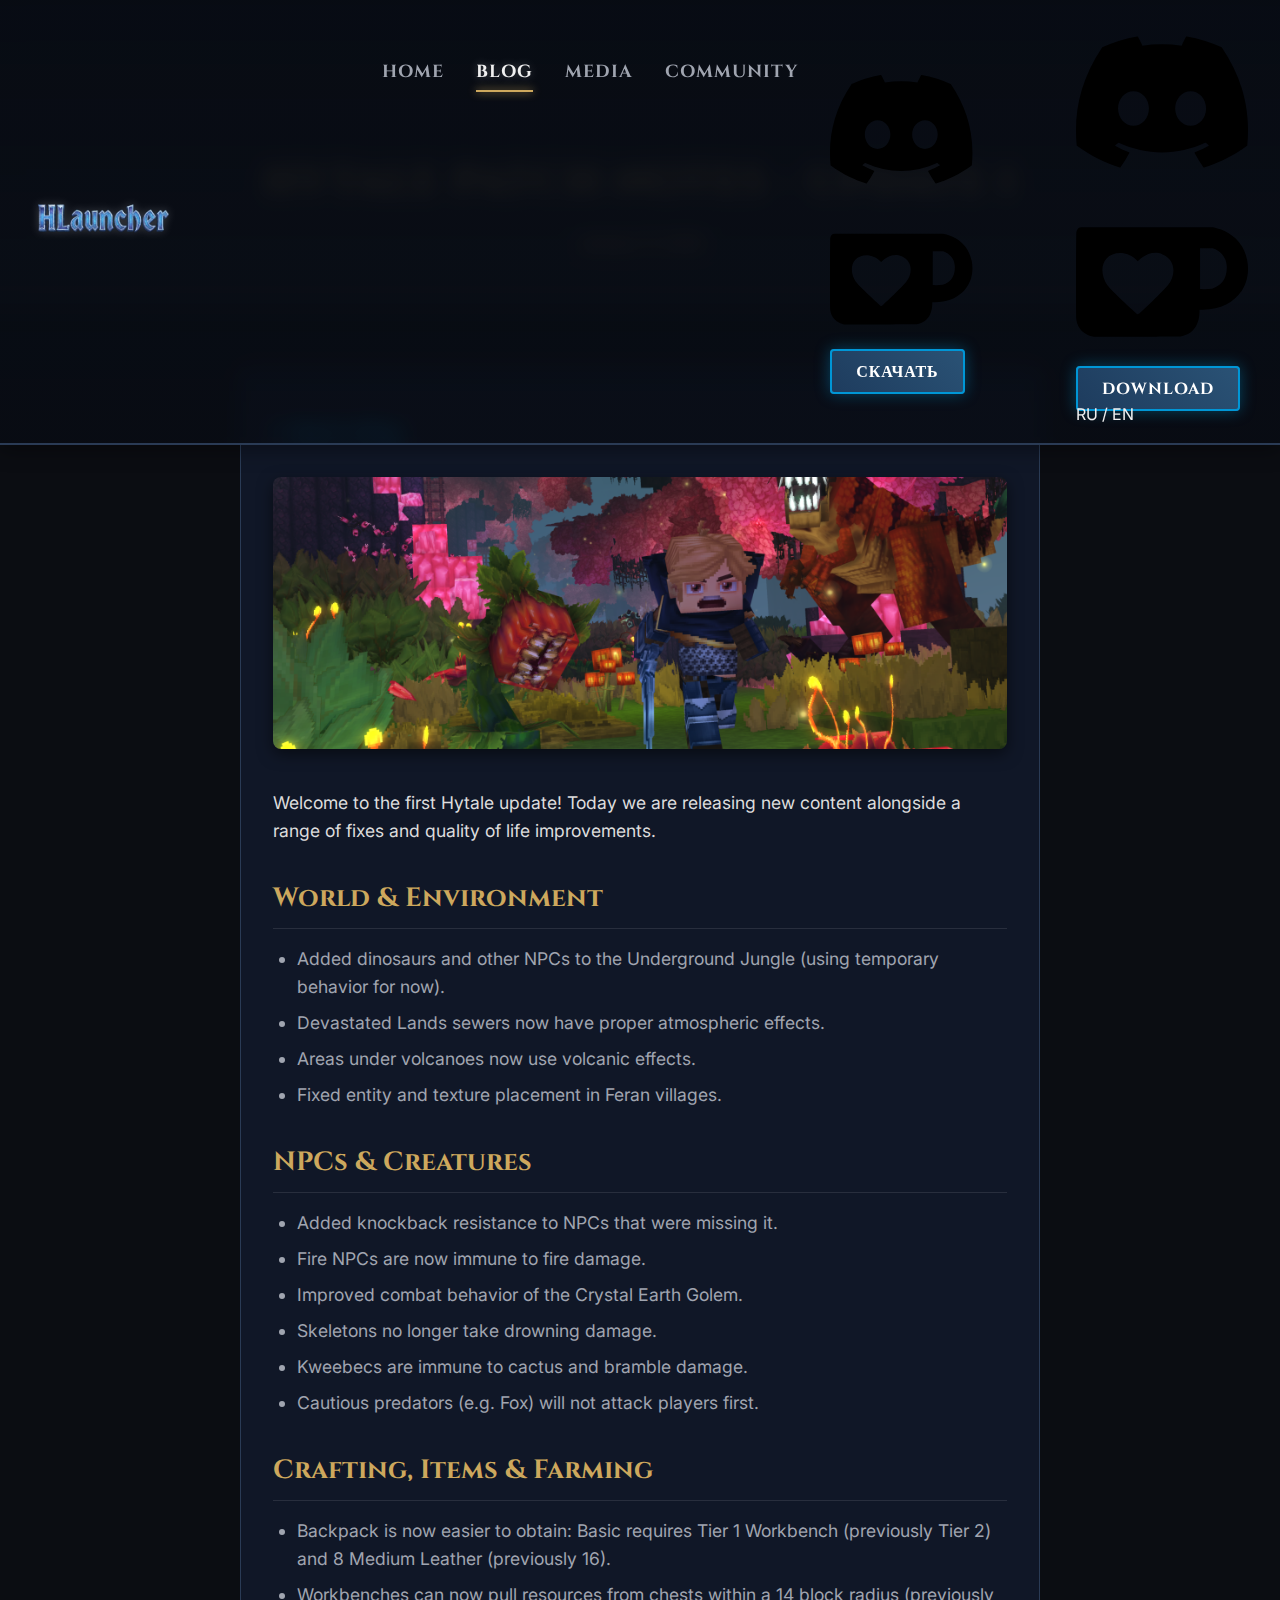
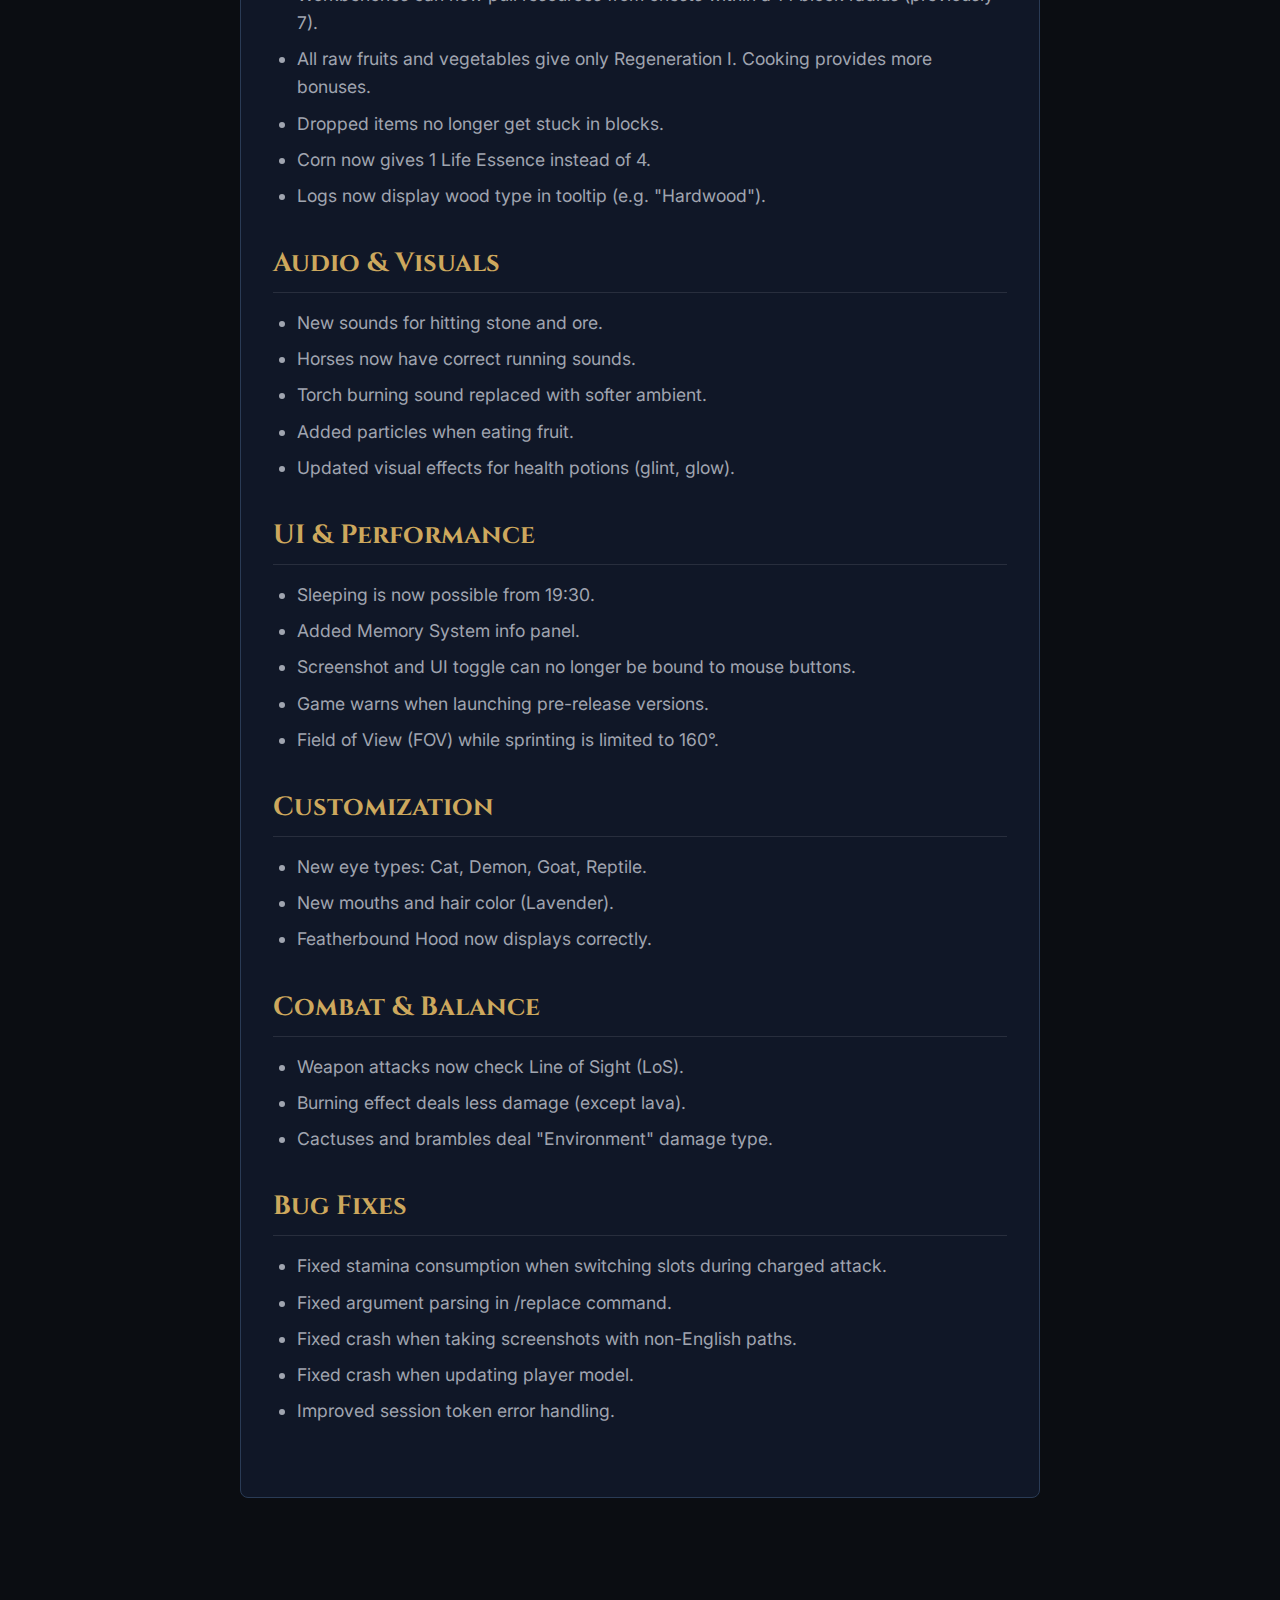
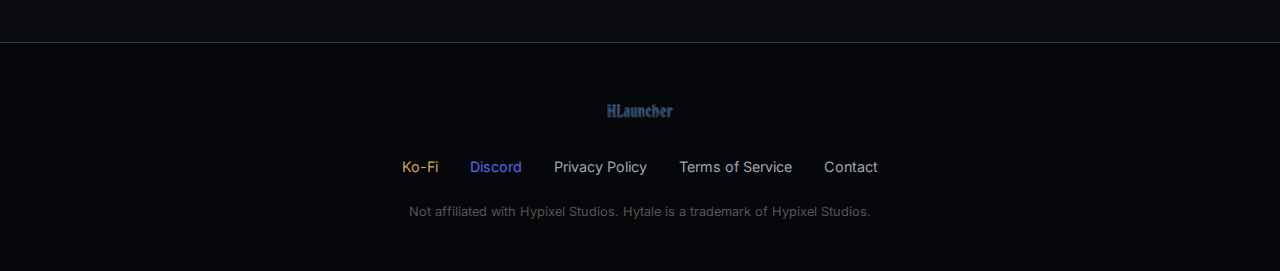
<file: news/post-3.html>
<!DOCTYPE html>
<html lang="ru">

<head>
    <meta charset="UTF-8">
    <meta name="viewport" content="width=device-width, initial-scale=1.0">
    <title>Патчноуты Hytale - Update 1 (Январь 2026)</title>
    <link rel="stylesheet" href="../style.css">
    <style>
        .post-header {
            padding-top: 150px;
            text-align: center;
            background: linear-gradient(to bottom, #0b0d12, #151921);
            padding-bottom: 3rem;
        }

        .post-content {
            max-width: 800px;
            margin: 0 auto;
            padding: 3rem 2rem;
            background: var(--color-bg-panel);
            border-radius: 8px;
            border: 1px solid var(--color-border);
            font-size: 1.1rem;
            color: #ddd;
        }

        .post-content h2 {
            color: var(--color-accent-gold);
            margin-top: 2rem;
            margin-bottom: 1rem;
            font-family: var(--font-heading);
            border-bottom: 1px solid rgba(255, 255, 255, 0.1);
            padding-bottom: 0.5rem;
        }

        .post-content h3 {
            color: var(--color-accent-blue);
            margin-top: 1.5rem;
            margin-bottom: 0.5rem;
            font-family: var(--font-heading);
        }

        .post-content p {
            margin-bottom: 1rem;
        }

        .post-content ul {
            list-style-type: disc;
            margin-left: 1.5rem;
            margin-bottom: 1.5rem;
            color: var(--color-text-muted);
        }

        .post-content li {
            margin-bottom: 0.5rem;
        }

        .back-link {
            display: inline-block;
            margin-bottom: 2rem;
            color: var(--color-accent-blue);
            font-weight: 600;
        }

        .back-link:hover {
            text-decoration: underline;
        }

        .post-image {
            width: 100%;
            border-radius: 8px;
            margin-bottom: 2rem;
            box-shadow: 0 5px 15px rgba(0, 0, 0, 0.5);
        }
    </style>
</head>

<body>

    <nav class="navbar">
        <div class="logo-container">
            <a href="../index.html">
                <img src="../logo.png" alt="Логотип HLauncher" class="logo-img">
            </a>
        </div>
        <div class="hamburger">
            <span class="bar"></span>
            <span class="bar"></span>
            <span class="bar"></span>
        </div>

        <ul class="nav-links">
            <li><a href="../index.html" class="nav-link" data-i18n="nav.home">Главная</a></li>
            <li><a href="../blog.html" class="nav-link active" data-i18n="nav.blog">Блог</a></li>
            <li><a href="../media.html" class="nav-link" data-i18n="nav.media">Медиа</a></li>
            <li><a href="../community.html" class="nav-link" data-i18n="nav.community">Сообщество</a></li>
            <div class="nav-actions-mobile">
                <a href="https://discord.gg/BG65zcydgT" target="_blank" class="nav-social-link discord"
                    title="Join our Discord">
                    <svg viewBox="0 0 24 24" xmlns="http://www.w3.org/2000/svg">
                        <path
                            d="M20.317 4.3698a19.7913 19.7913 0 00-4.8851-1.5152.0741.0741 0 00-.0785.0371c-.211.3753-.4447.8648-.6083 1.2495-1.8447-.2762-3.68-.2762-5.4868 0-.1636-.3933-.4058-.8742-.6177-1.2495a.077.077 0 00-.0785-.037 19.7363 19.7363 0 00-4.8852 1.515.0699.0699 0 00-.0321.0277C.5334 9.0458-.319 13.5799.0992 18.0578a.0824.0824 0 00.0312.0561c2.0528 1.5076 4.0413 2.4228 5.9929 3.0294a.0777.0777 0 00.0842-.0276c.4616-.6304.8731-1.2952 1.226-1.9942a.076.076 0 00-.0416-.1057c-.6528-.2476-1.2743-.5495-1.8722-.8923a.077.077 0 01-.0076-.1277c.1258-.0943.2517-.1923.3718-.2914a.0743.0743 0 01.0776-.0105c3.9278 1.7933 8.18 1.7933 12.0614 0a.0739.0739 0 01.0785.0095c.1202.099.246.1981.3728.2924a.077.077 0 01-.0066.1276 12.2986 12.2986 0 01-1.873.8914.0766.0766 0 00-.0407.1067c.3604.698.7719 1.3628 1.225 1.9932a.076.076 0 00.0842.0286c1.961-.6067 3.9495-1.5219 6.0023-3.0294a.077.077 0 00.0313-.0552c.5004-5.177-.8382-9.6739-3.5485-13.6604a.061.061 0 00-.0312-.0286zM8.02 15.3312c-1.1825 0-2.1569-1.0857-2.1569-2.419 0-1.3332.9555-2.4189 2.157-2.4189 1.2108 0 2.1757 1.0952 2.1568 2.419 0 1.3332-.946 2.419-2.1568 2.419zm7.9748 0c-1.1825 0-2.1569-1.0857-2.1569-2.419 0-1.3332.9554-2.4189 2.1569-2.4189 1.2108 0 2.1757 1.0952 2.1568 2.419 0 1.3332-.946 2.419-2.1568 2.419z" />
                    </svg>
                </a>
                <a href="https://ko-fi.com/hlauncher" target="_blank" class="nav-social-link kofi"
                    title="Support us on Ko-Fi">
                    <svg viewBox="0 0 24 24" xmlns="http://www.w3.org/2000/svg">
                        <path
                            d="M23.881 8.948c-.773-4.085-4.859-4.593-4.859-4.593H.723c-.604 0-.679.798-.679.798s-.082 7.324-.022 11.822c.164 2.424 2.586 2.672 2.586 2.672s8.267-.023 11.966-.049c2.438-.426 2.683-2.566 2.658-3.734 4.352.24 7.422-2.831 6.649-6.916zm-11.062 3.511c-1.246 1.453-4.011 3.976-4.011 3.976s-.121.119-.31.023c-.076-.057-.108-.09-.108-.09-.443-.441-3.368-3.049-4.034-3.954-.709-.965-1.041-2.7-.091-3.71.951-1.01 3.005-1.086 4.363.407 0 0 1.565-1.782 3.468-.963 1.904.82 1.832 3.011.723 4.311zm6.173.478c-.928.116-1.682.028-1.682.028V7.284h1.77s1.971.551 1.971 2.638c0 1.913-.985 2.667-2.059 3.015z" />
                    </svg>
                </a>
                <a href="../download.html" class="btn-cta-nav">Скачать</a>
            </div>
        </ul>
        <div class="nav-actions">
            <a href="https://discord.gg/BG65zcydgT" target="_blank" class="nav-social-link discord"
                title="Join our Discord">
                <svg viewBox="0 0 24 24" xmlns="http://www.w3.org/2000/svg">
                    <path
                        d="M20.317 4.3698a19.7913 19.7913 0 00-4.8851-1.5152.0741.0741 0 00-.0785.0371c-.211.3753-.4447.8648-.6083 1.2495-1.8447-.2762-3.68-.2762-5.4868 0-.1636-.3933-.4058-.8742-.6177-1.2495a.077.077 0 00-.0785-.037 19.7363 19.7363 0 00-4.8852 1.515.0699.0699 0 00-.0321.0277C.5334 9.0458-.319 13.5799.0992 18.0578a.0824.0824 0 00.0312.0561c2.0528 1.5076 4.0413 2.4228 5.9929 3.0294a.0777.0777 0 00.0842-.0276c.4616-.6304.8731-1.2952 1.226-1.9942a.076.076 0 00-.0416-.1057c-.6528-.2476-1.2743-.5495-1.8722-.8923a.077.077 0 01-.0076-.1277c.1258-.0943.2517-.1923.3718-.2914a.0743.0743 0 01.0776-.0105c3.9278 1.7933 8.18 1.7933 12.0614 0a.0739.0739 0 01.0785.0095c.1202.099.246.1981.3728.2924a.077.077 0 01-.0066.1276 12.2986 12.2986 0 01-1.873.8914.0766.0766 0 00-.0407.1067c.3604.698.7719 1.3628 1.225 1.9932a.076.076 0 00.0842.0286c1.961-.6067 3.9495-1.5219 6.0023-3.0294a.077.077 0 00.0313-.0552c.5004-5.177-.8382-9.6739-3.5485-13.6604a.061.061 0 00-.0312-.0286zM8.02 15.3312c-1.1825 0-2.1569-1.0857-2.1569-2.419 0-1.3332.9555-2.4189 2.157-2.4189 1.2108 0 2.1757 1.0952 2.1568 2.419 0 1.3332-.946 2.419-2.1568 2.419zm7.9748 0c-1.1825 0-2.1569-1.0857-2.1569-2.419 0-1.3332.9554-2.4189 2.1569-2.4189 1.2108 0 2.1757 1.0952 2.1568 2.419 0 1.3332-.946 2.419-2.1568 2.419z" />
                </svg>
            </a>
            <a href="https://ko-fi.com/hlauncher" target="_blank" class="nav-social-link kofi"
                title="Support us on Ko-Fi">
                <svg viewBox="0 0 24 24" xmlns="http://www.w3.org/2000/svg">
                    <path
                        d="M23.881 8.948c-.773-4.085-4.859-4.593-4.859-4.593H.723c-.604 0-.679.798-.679.798s-.082 7.324-.022 11.822c.164 2.424 2.586 2.672 2.586 2.672s8.267-.023 11.966-.049c2.438-.426 2.683-2.566 2.658-3.734 4.352.24 7.422-2.831 6.649-6.916zm-11.062 3.511c-1.246 1.453-4.011 3.976-4.011 3.976s-.121.119-.31.023c-.076-.057-.108-.09-.108-.09-.443-.441-3.368-3.049-4.034-3.954-.709-.965-1.041-2.7-.091-3.71.951-1.01 3.005-1.086 4.363.407 0 0 1.565-1.782 3.468-.963 1.904.82 1.832 3.011.723 4.311zm6.173.478c-.928.116-1.682.028-1.682.028V7.284h1.77s1.971.551 1.971 2.638c0 1.913-.985 2.667-2.059 3.015z" />
                </svg>
            </a>
            <a href="../download.html" class="btn-cta-nav" data-i18n="nav.download">Скачать</a>
            <div class="lang-switcher">
                <a href="#" class="lang-btn" data-lang="ru">RU</a>
                <span class="lang-sep">/</span>
                <a href="#" class="lang-btn" data-lang="en">EN</a>
            </div>
        </div>
    </nav>

    <header class="post-header">
        <h1 class="section-title" data-i18n="news.3.title">Патчноуты Hytale - Update 1</h1>
        <p style="color: var(--color-accent-gold); margin-top: 1rem;" data-i18n="date.jan17">17 Января 2026</p>
    </header>

    <div class="section">
        <div class="post-content">
            <a href="../blog.html" class="back-link" data-i18n="app.back_blog">&larr; Вернуться в блог</a>

            <img src="patch_update_1.png" alt="Hytale Update 1" class="post-image">

            <p data-i18n="p3.intro">Добро пожаловать в первое обновление Hytale! Сегодня мы выпускаем новый контент
                наряду с рядом
                исправлений и улучшений качества жизни.</p>

            <h2 data-i18n="cat.world">Мир и Окружение</h2>
            <ul data-i18n="p3.ul1">
                <li>Добавлены динозавры и другие NPC в подземные джунгли (пока с временным поведением).</li>
                <li>Канализации Опустошенных земель (Devastated Lands) получили правильные атмосферные эффекты.</li>
                <li>Области под вулканами теперь используют вулканические эффекты.</li>
                <li>Исправлено размещение сущностей и текстур в деревнях Феранов.</li>
            </ul>

            <h2 data-i18n="cat.npc">NPC и Существа</h2>
            <ul data-i18n="p3.ul2">
                <li>Добавлено сопротивление отбрасыванию для NPC, у которых его не было.</li>
                <li>Огненные NPC теперь иммунны к урону от огня.</li>
                <li>Улучшено боевое поведение Кристального Земляного Голема.</li>
                <li>Скелеты больше не получают урон от утопления.</li>
                <li>Квибеки иммунны к урону от кактусов и ежевики.</li>
                <li>Осторожные хищники (например, Лис) не будут атаковать игроков первыми.</li>
            </ul>

            <h2 data-i18n="cat.craft">Крафт, Предметы и Фермерство</h2>
            <ul data-i18n="p3.ul3">
                <li>Рюкзак теперь легче получить: Базовый требует верстак Тир 1 (ранее Тир 2) и 8 Средней кожи (ранее
                    16).</li>
                <li>Верстаки могут брать ресурсы из сундуков в радиусе 14 блоков (ранее 7).</li>
                <li>Все сырые фрукты и овощи дают только Регенерацию I. Готовка дает больше бонусов.</li>
                <li>Выброшенные предметы больше не застревают в блоках.</li>
                <li>Кукуруза теперь дает 1 Эссенцию Жизни вместо 4.</li>
                <li>Бревна теперь отображают тип древесины в подсказке (например, "Твердая древесина").</li>
            </ul>

            <h2 data-i18n="cat.audio">Аудио и Визуал</h2>
            <ul data-i18n="p3.ul4">
                <li>Новые звуки ударов по камню и руде.</li>
                <li>Лошади теперь имеют правильные звуки бега.</li>
                <li>Звук горения факела заменен на более мягкий эмбиент.</li>
                <li>Добавлены частицы при поедании фруктов.</li>
                <li>Обновлены визуальные эффекты зелий здоровья (блеск, свечение).</li>
            </ul>

            <h2 data-i18n="cat.ui">UI и Производительность</h2>
            <ul data-i18n="p3.ul5">
                <li>Спать теперь можно с 19:30.</li>
                <li>Добавлена панель информации о Системе Воспоминаний.</li>
                <li>Скриншот и переключение интерфейса больше нельзя назначить на кнопки мыши.</li>
                <li>Игра предупреждает при запуске пре-релизных версий.</li>
                <li>Поле зрения (FOV) при беге ограничено 160°.</li>
            </ul>

            <h2 data-i18n="cat.custom">Кастомизация</h2>
            <ul data-i18n="p3.ul6">
                <li>Новые типы глаз: Кошачьи, Демонические, Козьи, Рептилии.</li>
                <li>Новые рты и цвет волос (Лавандовый).</li>
                <li>Капюшон Перорожденного (Featherbound Hood) теперь корректно отображается.</li>
            </ul>

            <h2 data-i18n="cat.combat">Бой и Баланс</h2>
            <ul data-i18n="p3.ul7">
                <li>Атаки оружием теперь проверяют линию видимости (LoS).</li>
                <li>Эффект горения наносит меньше урона (кроме лавы).</li>
                <li>Кактус и ежевика наносят тип урона "Окружение".</li>
            </ul>

            <h2 data-i18n="cat.bugs">Исправления Багов</h2>
            <ul data-i18n="p3.ul8">
                <li>Исправлен расход стамины при смене слота во время заряженной атаки.</li>
                <li>Исправлен парсинг аргументов в команде /replace.</li>
                <li>Исправлен вылет при создании скриншотов с не-английскими путями.</li>
                <li>Исправлен вылет при обновлении модели игрока.</li>
                <li>Улучшена обработка ошибок токена сессии.</li>
            </ul>

        </div>
    </div>

    <footer>
        <div class="footer-content">
            <img src="../logo.png" alt="HLauncher" class="footer-logo">
            <div class="footer-links">
                <a href="https://ko-fi.com/hlauncher" target="_blank" style="color:var(--color-accent-gold);">Ko-Fi</a>
                <a href="https://discord.gg/BG65zcydgT" target="_blank" style="color:#5865F2;">Discord</a>
                <a href="#" data-i18n="app.footer.privacy">Политика конфиденциальности</a>
                <a href="#" data-i18n="app.footer.terms">Условия использования</a>
                <a href="#" data-i18n="app.footer.contacts">Контакты</a>
            </div>
            <p style="color: #555; font-size: 0.8rem;" data-i18n="app.footer.disclaimer">Не связано с Hypixel Studios.
                Hytale является торговой маркой
                Hypixel Studios.</p>
        </div>
    </footer>

    <script src="../script.js"></script>
</body>

</html>
</file>
<file: style.css>
/* HLauncher Premium Theme */
@import url('https://fonts.googleapis.com/css2?family=Cinzel:wght@400;700&family=Inter:wght@300;400;600&display=swap');

:root {
    --color-bg-dark: #0b0d12;
    --color-bg-panel: rgba(18, 26, 43, 0.85);
    --color-text-main: #f0f0f0;
    --color-text-muted: #a0a5b0;
    --color-accent-blue: #0096d6;
    --color-accent-blue-hover: #00b8ff;
    --color-accent-gold: #cda85d;
    --color-border: #2a3b55;

    --font-heading: 'Cinzel', serif;
    --font-body: 'Inter', sans-serif;

    --shadow-card: 0 10px 30px rgba(0, 0, 0, 0.5);
    --glow-blue: 0 0 15px rgba(0, 150, 214, 0.4);
}

* {
    box-sizing: border-box;
    margin: 0;
    padding: 0;
}

body {
    background-color: var(--color-bg-dark);
    color: var(--color-text-main);
    font-family: var(--font-body);
    line-height: 1.6;
    overflow-x: hidden;
}

a {
    text-decoration: none;
    color: inherit;
    transition: all 0.3s ease;
}

ul {
    list-style: none;
}

/* --- Navigation --- */
.navbar {
    position: fixed;
    top: 0;
    left: 0;
    width: 100%;
    z-index: 1000;
    background: linear-gradient(to bottom, rgba(8, 12, 20, 0.95), rgba(8, 12, 20, 0.8));
    backdrop-filter: blur(10px);
    border-bottom: 2px solid var(--color-border);
    padding: 1rem 2rem;
    display: flex;
    justify-content: space-between;
    align-items: center;
    box-shadow: 0 4px 20px rgba(0, 0, 0, 0.4);
}

.logo-container {
    display: flex;
    align-items: center;
    gap: 15px;
}

.logo-img {
    height: 80px;
    /* Increased from 50px */
    filter: drop-shadow(0 0 5px rgba(255, 255, 255, 0.2));
}

.nav-links {
    display: flex;
    gap: 2rem;
}

.nav-link {
    font-family: var(--font-heading);
    font-weight: 700;
    font-size: 1.1rem;
    color: var(--color-text-muted);
    letter-spacing: 1px;
    padding: 0.5rem 0;
    position: relative;
    text-transform: uppercase;
}

.nav-link:hover,
.nav-link.active {
    color: var(--color-text-main);
    text-shadow: 0 0 10px rgba(255, 255, 255, 0.3);
}

.nav-link::after {
    content: '';
    position: absolute;
    bottom: 0;
    left: 0;
    width: 0;
    height: 2px;
    background: var(--color-accent-gold);
    transition: width 0.3s ease;
    box-shadow: 0 0 8px var(--color-accent-gold);
}

.nav-link:hover::after,
.nav-link.active::after {
    width: 100%;
}

.btn-cta-nav {
    background: linear-gradient(45deg, #1e3c5e, #2a5275);
    border: 2px solid var(--color-accent-blue);
    padding: 0.6rem 1.5rem;
    font-family: var(--font-heading);
    font-weight: 700;
    text-transform: uppercase;
    color: #fff;
    cursor: pointer;
    box-shadow: var(--glow-blue);
    transition: all 0.3s;
    letter-spacing: 1px;
    /* Chamfered corners illusion using clip-path could work, but standard border-radius is safer for now */
    border-radius: 4px;
}

.btn-cta-nav:hover {
    background: linear-gradient(45deg, var(--color-accent-blue), #00d2ff);
    box-shadow: 0 0 25px rgba(0, 184, 255, 0.6);
    transform: translateY(-2px);
    border-color: #fff;
}

/* --- Hero Section --- */
.hero {
    position: relative;
    height: 100vh;
    width: 100%;
    display: flex;
    justify-content: center;
    align-items: center;
    text-align: center;
    overflow: hidden;
}

.hero-bg {
    position: absolute;
    top: 0;
    left: 0;
    width: 100%;
    height: 100%;
    object-fit: cover;
    z-index: -1;
    filter: brightness(0.6) contrast(1.1);
}

/* Vignette and overlays */
.hero-overlay {
    position: absolute;
    bottom: 0;
    left: 0;
    width: 100%;
    height: 30%;
    background: linear-gradient(to top, var(--color-bg-dark), transparent);
    z-index: -1;
}

.hero-content {
    max-width: 800px;
    padding: 2rem;
    animation: fadeInUp 1s ease-out;
}

.main-logo {
    max-width: 700px;
    /* Increased from 550px */
    width: 100%;
    filter: drop-shadow(0 10px 30px rgba(0, 0, 0, 0.6));
    margin-bottom: 2rem;
    animation: float 6s ease-in-out infinite;
}

.hero-tagline {
    font-family: var(--font-heading);
    font-size: 2rem;
    margin-bottom: 1rem;
    color: #fff;
    text-shadow: 0 4px 10px rgba(0, 0, 0, 0.8);
    letter-spacing: 2px;
}

.hero-sub {
    font-size: 1.2rem;
    color: var(--color-text-muted);
    margin-bottom: 3rem;
    font-weight: 300;
    text-shadow: 0 2px 4px rgba(0, 0, 0, 0.8);
}

.btn-large {
    display: inline-block;
    padding: 1rem 3rem;
    background: linear-gradient(180deg, #3d8cbd, #005f9e);
    border: 3px solid #6bbfe3;
    color: white;
    font-family: var(--font-heading);
    font-size: 1.5rem;
    font-weight: 700;
    text-transform: uppercase;
    box-shadow: 0 0 20px rgba(0, 150, 214, 0.5), inset 0 0 10px rgba(255, 255, 255, 0.2);
    border-radius: 4px;
    text-shadow: 0 2px 4px rgba(0, 0, 0, 0.4);
    cursor: pointer;
    transition: transform 0.2s, box-shadow 0.2s, filter 0.2s;
}

.btn-large:hover {
    transform: scale(1.05);
    box-shadow: 0 0 40px rgba(0, 150, 214, 0.8), inset 0 0 20px rgba(255, 255, 255, 0.4);
    filter: brightness(1.2);
}

.btn-large:active {
    transform: scale(0.98);
}

/* --- Latest News / Sections --- */
.section {
    padding: 4rem 2rem;
    max-width: 1200px;
    margin: 0 auto;
}

.section-header {
    display: flex;
    align-items: center;
    justify-content: space-between;
    margin-bottom: 3rem;
    border-bottom: 2px solid var(--color-border);
    padding-bottom: 1rem;
}

.section-title {
    font-family: var(--font-heading);
    font-size: 2.5rem;
    color: var(--color-accent-gold);
    text-transform: uppercase;
    letter-spacing: 2px;
}

.news-grid {
    display: grid;
    grid-template-columns: repeat(auto-fit, minmax(300px, 1fr));
    gap: 2rem;
}

.post-card {
    background: var(--color-bg-panel);
    border: 1px solid var(--color-border);
    border-radius: 8px;
    overflow: hidden;
    transition: transform 0.3s, box-shadow 0.3s;
    height: 100%;
    display: flex;
    flex-direction: column;
}

.post-card:hover {
    transform: translateY(-10px);
    box-shadow: var(--shadow-card), 0 0 20px rgba(0, 150, 214, 0.1);
    border-color: var(--color-accent-blue);
}

.card-img-container {
    height: 200px;
    overflow: hidden;
    position: relative;
    background: #1a1a1a;
    /* Placeholder bg */
}

/* Placeholder for card images if missing */
.card-img-placeholder {
    width: 100%;
    height: 100%;
    background: linear-gradient(45deg, #1a2a3a, #2a3a4a);
    display: flex;
    align-items: center;
    justify-content: center;
    color: rgba(255, 255, 255, 0.1);
    font-size: 3rem;
}

.card-img {
    width: 100%;
    height: 100%;
    object-fit: cover;
    transition: transform 0.5s;
}

.post-card:hover .card-img {
    transform: scale(1.1);
}

.card-content {
    padding: 1.5rem;
    flex-grow: 1;
    display: flex;
    flex-direction: column;
}

.card-meta {
    font-size: 0.85rem;
    color: var(--color-accent-gold);
    margin-bottom: 0.5rem;
    text-transform: uppercase;
    letter-spacing: 1px;
}

.card-title {
    font-family: var(--font-heading);
    font-size: 1.4rem;
    margin-bottom: 1rem;
    color: #fff;
    line-height: 1.3;
}

.card-excerpt {
    color: var(--color-text-muted);
    font-size: 0.95rem;
    margin-bottom: 1.5rem;
    flex-grow: 1;
}

.read-more {
    color: var(--color-accent-blue);
    font-weight: 600;
    text-transform: uppercase;
    font-size: 0.9rem;
    display: flex;
    align-items: center;
    gap: 5px;
}

.read-more:hover {
    color: #fff;
    gap: 10px;
    /* Slight movement animation */
}

/* --- Download Page Styles --- */
.download-container {
    padding-top: 120px;
    /* Account for fixed header */
    min-height: 80vh;
    display: flex;
    flex-direction: column;
    align-items: center;
}

.download-box {
    background: var(--color-bg-panel);
    border: 2px solid var(--color-accent-gold);
    border-radius: 12px;
    padding: 4rem;
    text-align: center;
    max-width: 800px;
    width: 90%;
    box-shadow: 0 0 50px rgba(0, 0, 0, 0.5), inset 0 0 100px rgba(0, 0, 0, 0.5);
    position: relative;
    overflow: hidden;
}

.download-box::before {
    content: '';
    position: absolute;
    top: 0;
    left: 0;
    width: 100%;
    height: 5px;
    background: linear-gradient(90deg, transparent, var(--color-accent-gold), transparent);
}

.download-title {
    font-family: var(--font-heading);
    font-size: 3rem;
    margin-bottom: 1rem;
    color: #fff;
}

.download-version {
    font-family: monospace;
    background: rgba(0, 0, 0, 0.3);
    padding: 0.5rem 1rem;
    border-radius: 4px;
    color: var(--color-text-muted);
    display: inline-block;
    margin-bottom: 2rem;
}

.platform-grid {
    display: flex;
    gap: 2rem;
    justify-content: center;
    margin-top: 3rem;
    flex-wrap: wrap;
}

.platform-card {
    background: rgba(255, 255, 255, 0.05);
    padding: 1.5rem;
    border-radius: 8px;
    border: 1px solid transparent;
    cursor: pointer;
    transition: all 0.3s;
    min-width: 150px;
}

.platform-card:hover,
.platform-card.active {
    background: rgba(0, 150, 214, 0.1);
    border-color: var(--color-accent-blue);
    transform: translateY(-5px);
}

.platform-icon {
    font-size: 2rem;
    margin-bottom: 0.5rem;
    display: block;
}

/* --- New Advanced Download Page Styles --- */
.download-page-bg {
    position: fixed;
    top: 0;
    left: 0;
    width: 100%;
    height: 100%;
    z-index: -2;
}

.download-page-bg .bg-image {
    width: 100%;
    height: 100%;
    object-fit: cover;
    filter: blur(8px) brightness(0.4);
    transform: scale(1.1);
}

.download-page-bg .bg-overlay {
    position: absolute;
    top: 0;
    left: 0;
    width: 100%;
    height: 100%;
    background: radial-gradient(circle at center, transparent 0%, var(--color-bg-dark) 90%);
}

.download-content-wrapper {
    position: relative;
    z-index: 1;
    padding-top: 120px;
    min-height: 100vh;
    display: flex;
    flex-direction: column;
    align-items: center;
}

.download-card-main {
    text-align: center;
    max-width: 900px;
    width: 90%;
    margin-bottom: 4rem;
    animation: fadeInUp 0.8s ease-out;
}

.h-icon-glow {
    font-family: var(--font-heading);
    font-size: 5rem;
    color: var(--color-accent-blue);
    text-shadow: 0 0 30px var(--color-accent-blue);
    margin-bottom: 1rem;
    display: inline-block;
}

.download-title {
    font-size: 3.5rem;
    margin-bottom: 1rem;
    background: linear-gradient(to right, #fff, #a0c4ff);
    -webkit-background-clip: text;
    -webkit-text-fill-color: transparent;
    text-shadow: 0 5px 15px rgba(0, 0, 0, 0.5);
}

.download-subtitle {
    font-size: 1.2rem;
    color: var(--color-text-muted);
    max-width: 600px;
    margin: 0 auto 2rem auto;
}

.version-badge {
    display: inline-flex;
    align-items: center;
    background: rgba(0, 0, 0, 0.4);
    border: 1px solid var(--color-border);
    border-radius: 50px;
    padding: 0.5rem 1.5rem;
    gap: 1rem;
    margin-bottom: 3rem;
    backdrop-filter: blur(5px);
}

.v-label {
    color: var(--color-text-muted);
    text-transform: uppercase;
    font-size: 0.8rem;
    letter-spacing: 1px;
}

.v-num {
    color: #fff;
    font-weight: 700;
    font-family: monospace;
}

.v-date {
    color: var(--color-accent-gold);
    font-size: 0.8rem;
    border-left: 1px solid #444;
    padding-left: 1rem;
}

.btn-mega-download {
    display: inline-flex;
    align-items: center;
    gap: 1.5rem;
    background: linear-gradient(135deg, var(--color-accent-blue), #005f9e);
    padding: 1rem 3rem;
    border-radius: 8px;
    border: 2px solid transparent;
    /* To handle hover border properly */
    box-shadow: 0 10px 40px rgba(0, 150, 214, 0.4);
    transition: all 0.3s cubic-bezier(0.25, 0.8, 0.25, 1);
    position: relative;
    overflow: hidden;
}

.btn-mega-download::before {
    content: '';
    position: absolute;
    top: 0;
    left: -100%;
    width: 100%;
    height: 100%;
    background: linear-gradient(90deg, transparent, rgba(255, 255, 255, 0.2), transparent);
    transition: left 0.5s;
}

.btn-mega-download:hover::before {
    left: 100%;
}

.btn-mega-download:hover {
    transform: translateY(-5px) scale(1.02);
    box-shadow: 0 15px 50px rgba(0, 150, 214, 0.6);
    border-color: rgba(255, 255, 255, 0.4);
}

.btn-icon {
    font-size: 2.5rem;
    color: #fff;
}

.btn-text-group {
    text-align: left;
    display: flex;
    flex-direction: column;
}

.btn-main-text {
    font-size: 1.5rem;
    font-weight: 700;
    color: #fff;
    text-transform: uppercase;
    letter-spacing: 1px;
    font-family: var(--font-heading);
}

.btn-sub-text {
    font-size: 0.85rem;
    color: rgba(255, 255, 255, 0.8);
}

.platforms-selector {
    margin-top: 3rem;
    color: var(--color-text-muted);
}

.platforms-selector p {
    margin-bottom: 1rem;
    font-size: 0.9rem;
    letter-spacing: 1px;
    text-transform: uppercase;
}

.platform-icons {
    display: flex;
    gap: 1rem;
    justify-content: center;
}

.p-icon {
    width: 50px;
    height: 50px;
    background: rgba(255, 255, 255, 0.05);
    border: 1px solid var(--color-border);
    border-radius: 8px;
    display: flex;
    align-items: center;
    justify-content: center;
    font-size: 1.5rem;
    cursor: pointer;
    transition: all 0.2s;
}

.p-icon:hover,
.p-icon.active {
    background: var(--color-accent-blue);
    border-color: var(--color-accent-blue);
    color: #fff;
    transform: translateY(-3px);
    box-shadow: 0 5px 15px rgba(0, 0, 0, 0.3);
}

.specs-section {
    width: 100%;
    max-width: 1000px;
    padding: 0 2rem;
}

.specs-title {
    text-align: center;
    font-family: var(--font-heading);
    color: var(--color-accent-gold);
    font-size: 2rem;
    margin-bottom: 3rem;
}

.specs-grid {
    display: grid;
    grid-template-columns: 1fr 1fr;
    gap: 2rem;
}

.spec-card {
    background: rgba(18, 26, 43, 0.6);
    backdrop-filter: blur(10px);
    border: 1px solid var(--color-border);
    border-radius: 12px;
    padding: 2rem;
    position: relative;
    transition: transform 0.3s;
}

.spec-card:hover {
    transform: translateY(-5px);
    border-color: #445;
}

.spec-card.rec {
    background: rgba(18, 26, 43, 0.8);
    border: 1px solid var(--color-accent-gold);
    box-shadow: 0 0 30px rgba(205, 168, 93, 0.1);
}

.rec-badge {
    position: absolute;
    top: -12px;
    right: 20px;
    background: var(--color-accent-gold);
    color: #000;
    font-weight: 700;
    font-size: 0.8rem;
    padding: 2px 10px;
    border-radius: 4px;
    text-transform: uppercase;
}

.spec-card h3 {
    font-family: var(--font-heading);
    color: #fff;
    border-bottom: 1px solid rgba(255, 255, 255, 0.1);
    padding-bottom: 1rem;
    margin-bottom: 1.5rem;
}

.spec-card ul li {
    display: flex;
    justify-content: space-between;
    margin-bottom: 1rem;
    border-bottom: 1px dashed rgba(255, 255, 255, 0.05);
    padding-bottom: 0.5rem;
}

.spec-card ul li:last-child {
    border: none;
}

/* Detailed Specs Styles */
.spec-group {
    margin-bottom: 1.5rem;
    padding-bottom: 1rem;
    border-bottom: 1px solid rgba(255, 255, 255, 0.05);
}

.spec-group:last-child {
    border-bottom: none;
    margin-bottom: 0;
}

.spec-subtitle {
    font-size: 0.9rem;
    color: var(--color-accent-blue);
    margin-bottom: 1.5rem;
    font-weight: 600;
}

.spec-label {
    display: block;
    color: var(--color-text-muted);
    font-size: 0.8rem;
    text-transform: uppercase;
    letter-spacing: 1px;
    margin-bottom: 0.5rem;
    display: flex;
    align-items: center;
    gap: 0.5rem;
}

.spec-label::before {
    content: '▫';
    color: var(--color-accent-gold);
}

.spec-list {
    list-style: none;
    padding: 0;
    margin: 0;
}

.spec-list li {
    color: #ddd;
    font-size: 0.95rem;
    margin-bottom: 0.3rem;
    padding-left: 1rem;
    position: relative;
    border: none !important;
    /* Override previous styles */
    display: block !important;
    /* Override previous flex styles */
}

.spec-val-single {
    color: #fff;
    font-size: 1.1rem;
    font-weight: 600;
    padding-left: 1rem;
}

.spec-subgroup {
    margin-top: 0.5rem;
    padding-left: 1rem;
}

.spec-subgroup strong {
    color: #bbb;
    font-size: 0.9rem;
    display: block;
    margin-bottom: 0.2rem;
}

.spec-label {
    color: var(--color-text-muted);
    font-size: 0.9rem;
}

.spec-val {
    color: #fff;
    font-weight: 600;
    text-align: right;
}

/* Fix background-clip */
.download-title {
    background-clip: text;
    -webkit-background-clip: text;
}

@media (max-width: 768px) {
    .specs-grid {
        grid-template-columns: 1fr;
    }

    .download-title {
        font-size: 2.5rem;
    }

    .btn-mega-download {
        width: 100%;
        justify-content: center;
    }
}

.requirements {
    margin-top: 4rem;
    text-align: left;
    max-width: 800px;
    width: 90%;
}

.req-grid {
    display: grid;
    grid-template-columns: 1fr 1fr;
    gap: 2rem;
    margin-top: 1rem;
}

.req-item strong {
    color: var(--color-accent-gold);
    display: block;
    margin-bottom: 0.25rem;
}

/* --- Footer --- */
footer {
    background: #05070a;
    padding: 3rem 2rem;
    margin-top: 5rem;
    border-top: 1px solid var(--color-border);
    text-align: center;
}

.footer-content {
    max-width: 1200px;
    margin: 0 auto;
    display: flex;
    flex-direction: column;
    align-items: center;
    gap: 1.5rem;
}

.footer-logo {
    height: 40px;
    opacity: 0.5;
    transition: opacity 0.3s;
}

.footer-links {
    display: flex;
    gap: 2rem;
}

.footer-links a {
    color: var(--color-text-muted);
    font-size: 0.9rem;
}

.footer-links a:hover {
    color: var(--color-accent-gold);
}

@keyframes float {
    0% {
        transform: translateY(0px);
    }

    50% {
        transform: translateY(-10px);
    }

    100% {
        transform: translateY(0px);
    }
}

@keyframes fadeInUp {
    from {
        opacity: 0;
        transform: translateY(30px);
    }

    to {
        opacity: 1;
        transform: translateY(0);
    }
}

/* Scrollbar */
::-webkit-scrollbar {
    width: 10px;
}

::-webkit-scrollbar-track {
    background: var(--color-bg-dark);
}

::-webkit-scrollbar-thumb {
    background: #334;
    border-radius: 5px;
}

::-webkit-scrollbar-thumb:hover {
    background: var(--color-accent-blue);
}

/* Mobile Responsive */
@media (max-width: 768px) {
    .navbar {
        padding: 1rem;
    }

    .nav-links {
        display: none;
        /* Add mobile toggle via JS later */
    }

    .hero-content {
        padding: 1rem;
    }

    .hero-tagline {
        font-size: 1.5rem;
    }

    .main-logo {
        max-width: 80%;
    }
}
</file>
